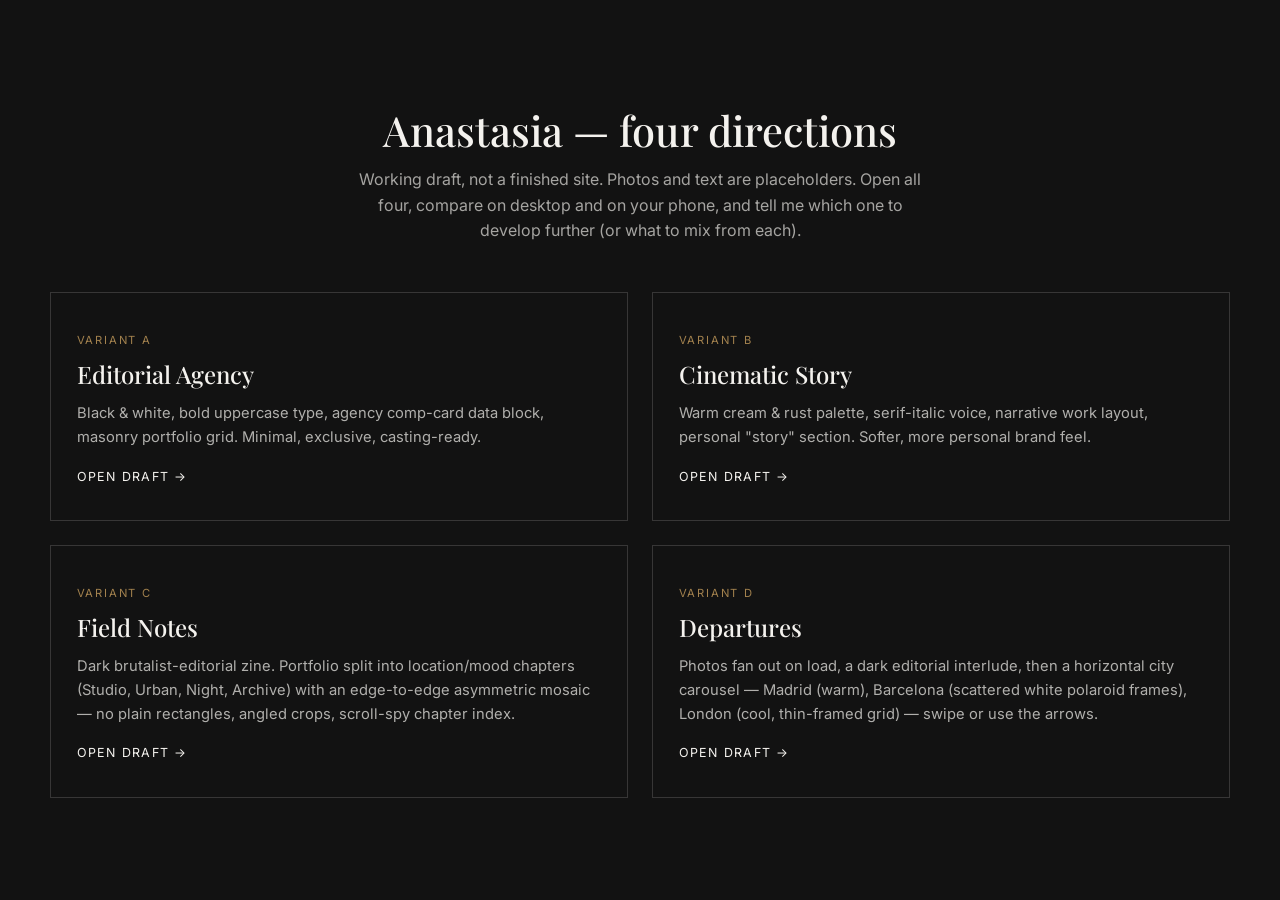
<file: index.html>
<!doctype html>
<html lang="en">
<head>
<meta charset="UTF-8">
<meta name="viewport" content="width=device-width, initial-scale=1.0">
<title>Anastasia — Portfolio drafts</title>
<style>
  @import url('https://fonts.googleapis.com/css2?family=Playfair+Display:ital,wght@0,500;1,400&family=Inter:wght@400;500&display=swap');
  *{box-sizing:border-box}
  body{margin:0;min-height:100vh;display:flex;align-items:center;justify-content:center;background:#121212;color:#f4f2ee;font-family:'Inter',sans-serif;padding:2rem}
  .wrap{max-width:1180px;width:100%;text-align:center}
  h1{font-family:'Playfair Display',serif;font-weight:500;font-size:clamp(1.8rem,5vw,2.6rem);margin:0 0 .6rem}
  p.lead{color:rgba(244,242,238,.65);max-width:58ch;margin:0 auto 3rem;line-height:1.6}
  .cards{display:grid;grid-template-columns:repeat(2,1fr);gap:1.5rem}
  .card{
    border:1px solid rgba(244,242,238,.16);padding:2.2rem 1.6rem;text-align:left;
    text-decoration:none;color:inherit;transition:border-color .3s ease,background .3s ease;display:block;
  }
  .card:hover{border-color:rgba(244,242,238,.45);background:rgba(244,242,238,.04)}
  .card .tag{font-size:.7rem;letter-spacing:.16em;text-transform:uppercase;color:#a3824e}
  .card h2{font-family:'Playfair Display',serif;font-weight:500;font-size:1.5rem;margin:.6rem 0 .8rem}
  .card p{font-size:.92rem;line-height:1.6;color:rgba(244,242,238,.7);margin:0}
  .card .open{display:inline-block;margin-top:1.2rem;font-size:.78rem;letter-spacing:.1em;text-transform:uppercase}
  @media (max-width:640px){.cards{grid-template-columns:1fr}}
</style>
</head>
<body>
  <div class="wrap">
    <h1>Anastasia — four directions</h1>
    <p class="lead">Working draft, not a finished site. Photos and text are placeholders. Open all four, compare on desktop and on your phone, and tell me which one to develop further (or what to mix from each).</p>
    <div class="cards">
      <a class="card" href="variant-a-editorial/index.html">
        <span class="tag">Variant A</span>
        <h2>Editorial Agency</h2>
        <p>Black &amp; white, bold uppercase type, agency comp-card data block, masonry portfolio grid. Minimal, exclusive, casting-ready.</p>
        <span class="open">Open draft →</span>
      </a>
      <a class="card" href="variant-b-cinematic/index.html">
        <span class="tag">Variant B</span>
        <h2>Cinematic Story</h2>
        <p>Warm cream &amp; rust palette, serif-italic voice, narrative work layout, personal "story" section. Softer, more personal brand feel.</p>
        <span class="open">Open draft →</span>
      </a>
      <a class="card" href="variant-c-fieldnotes/index.html">
        <span class="tag">Variant C</span>
        <h2>Field Notes</h2>
        <p>Dark brutalist-editorial zine. Portfolio split into location/mood chapters (Studio, Urban, Night, Archive) with an edge-to-edge asymmetric mosaic — no plain rectangles, angled crops, scroll-spy chapter index.</p>
        <span class="open">Open draft →</span>
      </a>
      <a class="card" href="variant-d-departures/index.html">
        <span class="tag">Variant D</span>
        <h2>Departures</h2>
        <p>Photos fan out on load, a dark editorial interlude, then a horizontal city carousel — Madrid (warm), Barcelona (scattered white polaroid frames), London (cool, thin-framed grid) — swipe or use the arrows.</p>
        <span class="open">Open draft →</span>
      </a>
    </div>
  </div>
</body>
</html>
</file>
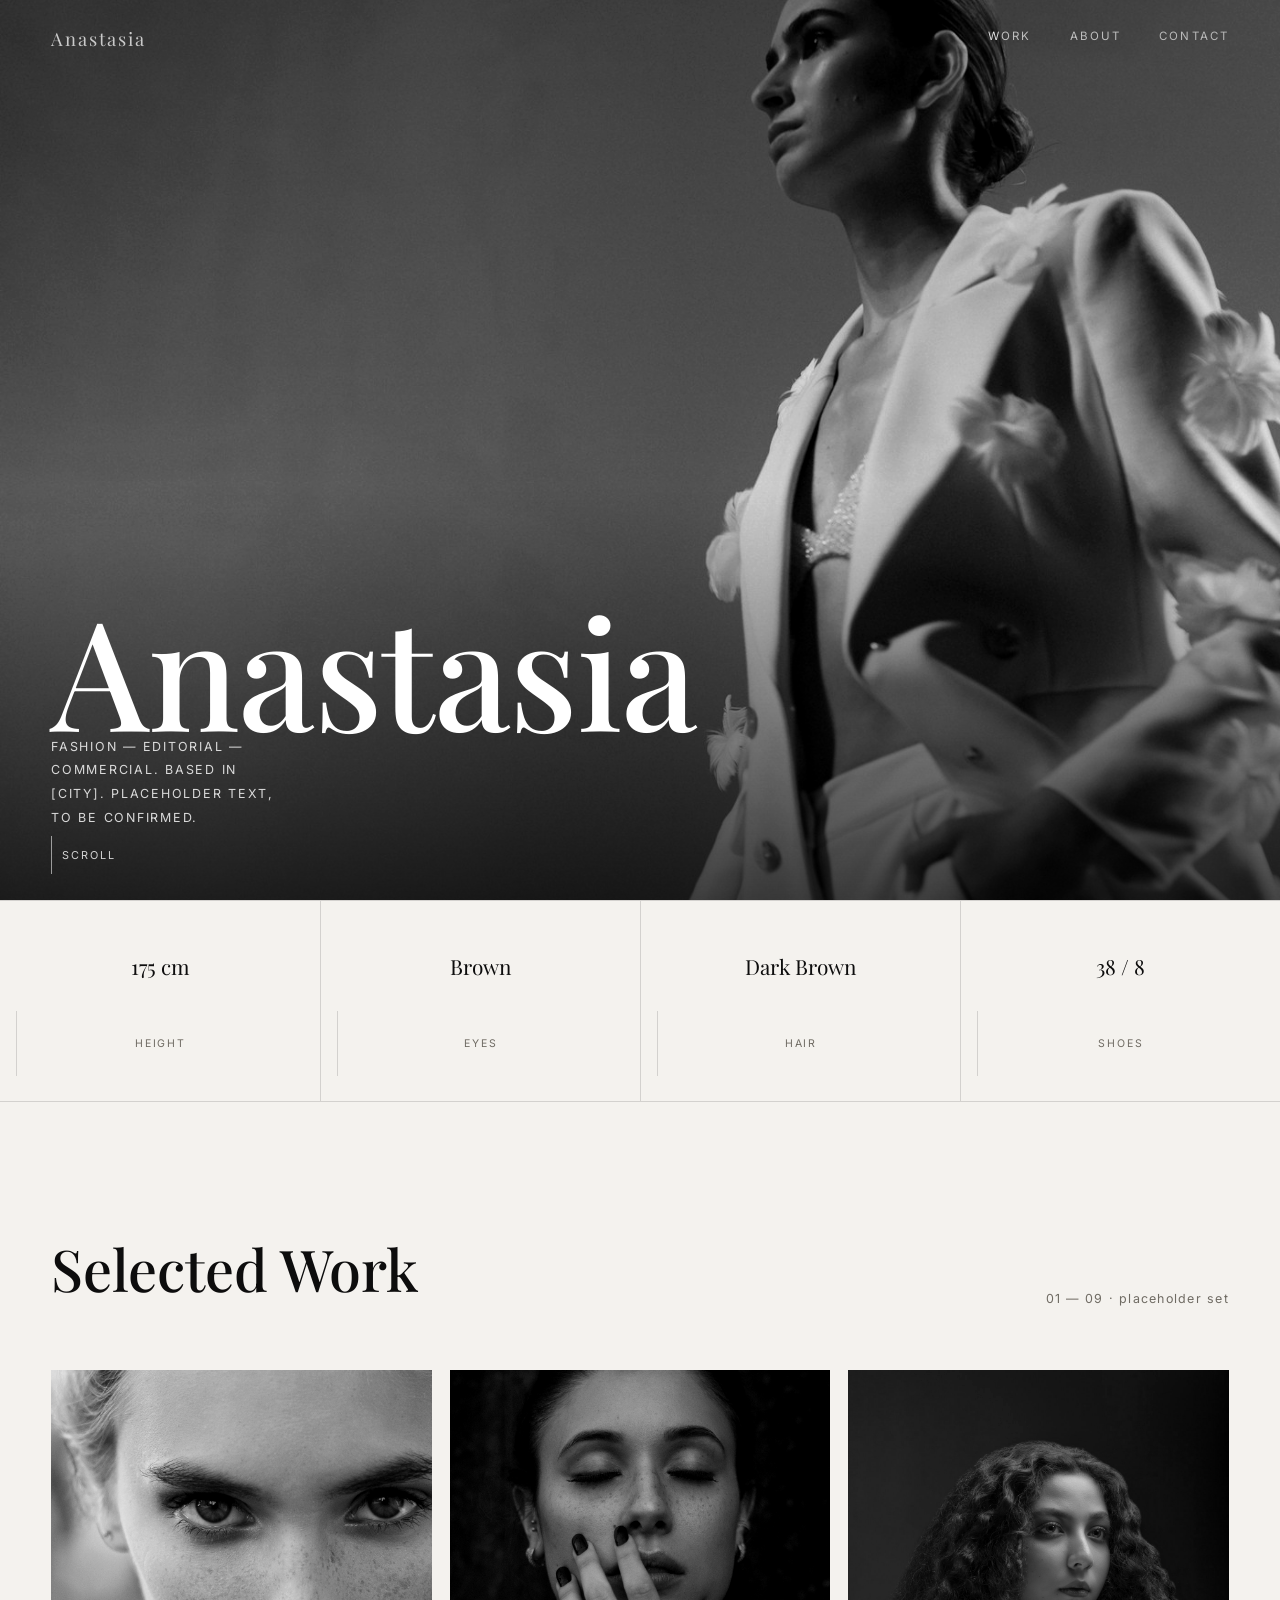
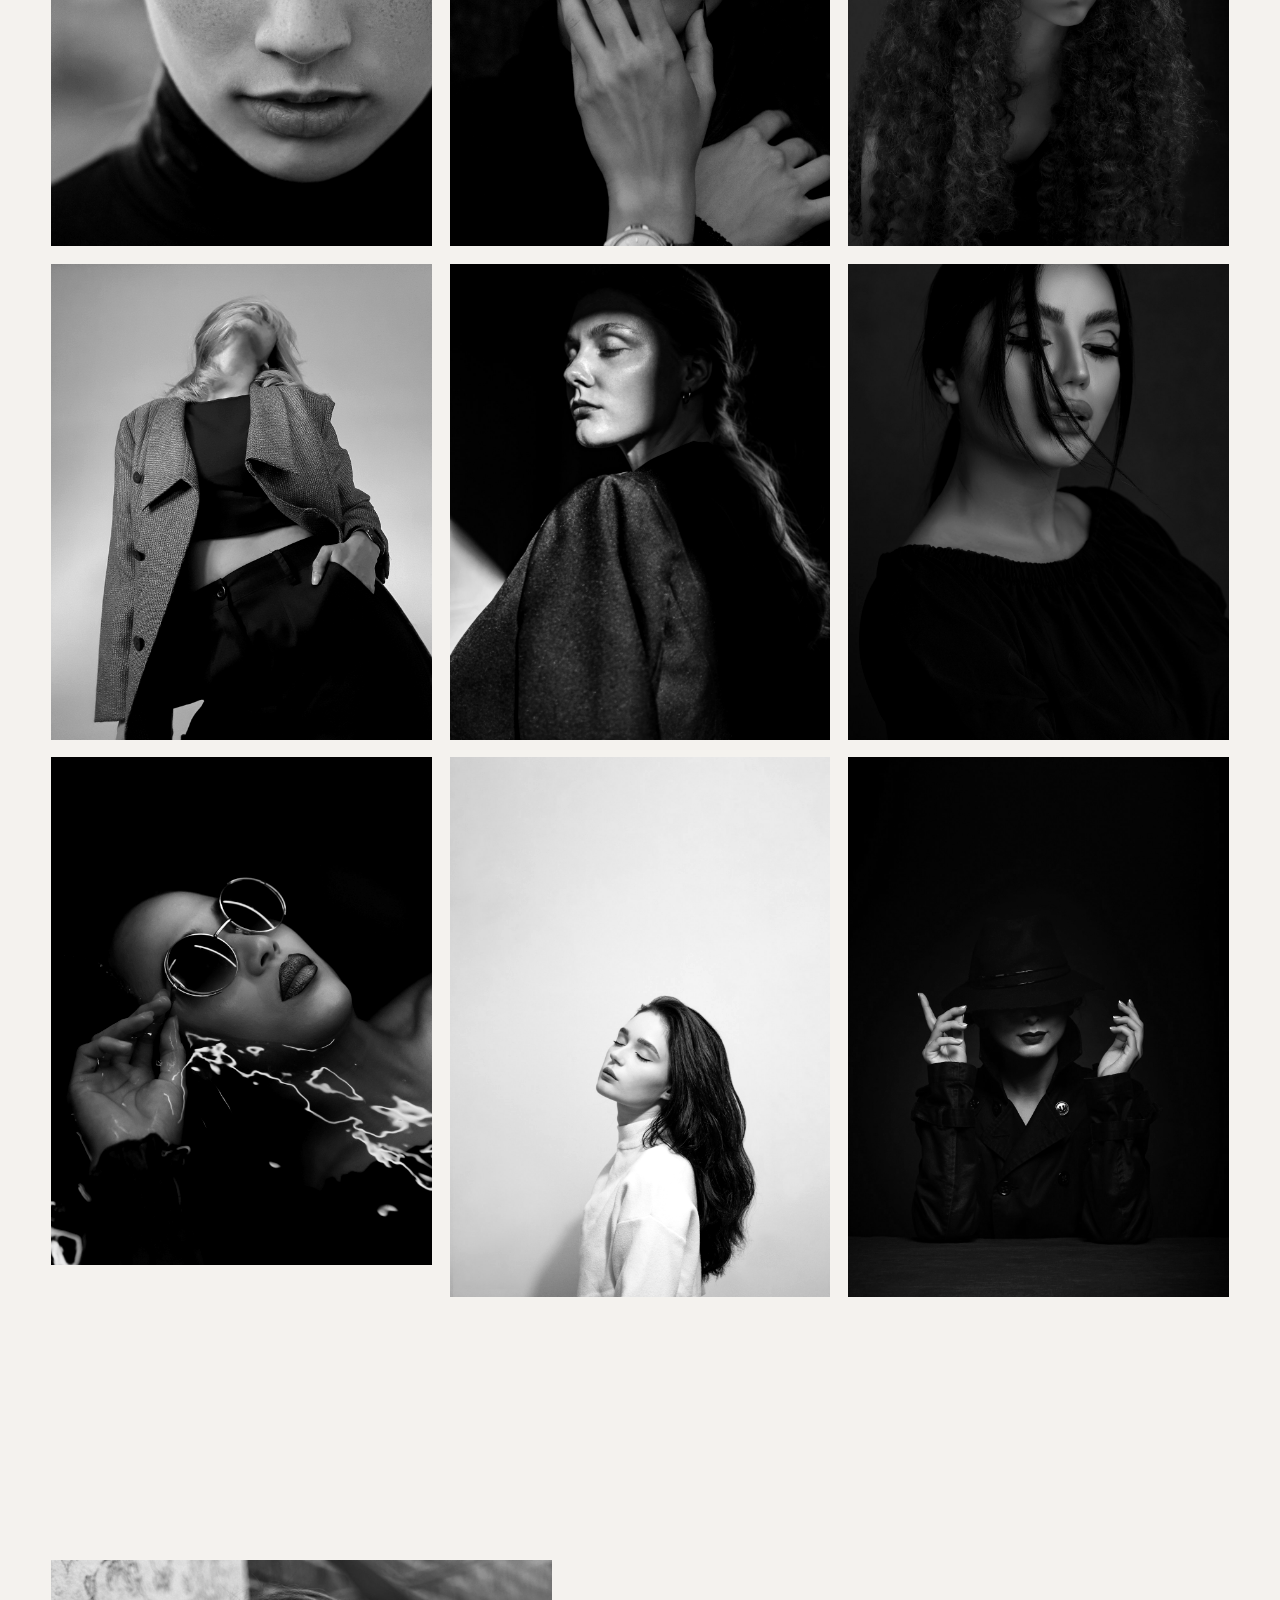
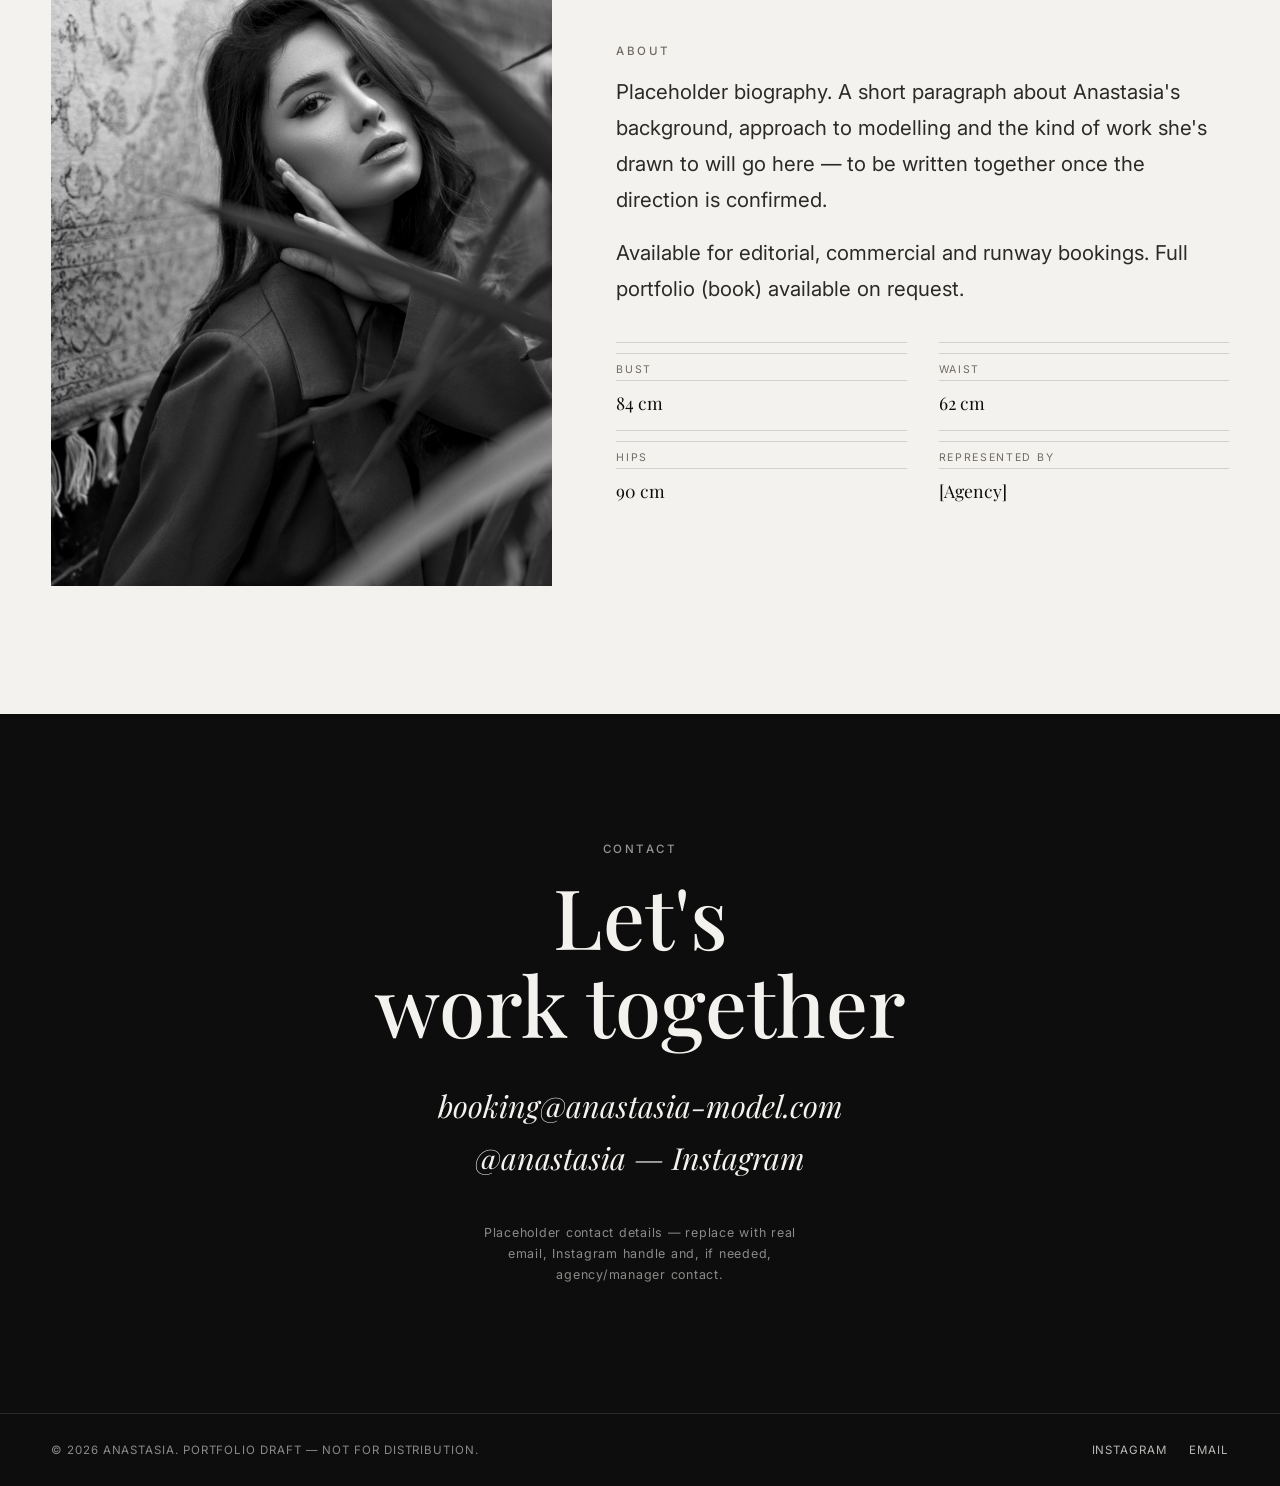
<file: variant-a-editorial/index.html>
<!doctype html>
<html lang="en">
<head>
<meta charset="UTF-8">
<meta name="viewport" content="width=device-width, initial-scale=1.0">
<title>ANASTASIA — Model Portfolio</title>
<meta name="description" content="Anastasia — fashion &amp; editorial model portfolio. Placeholder content, photos to be replaced.">
<link rel="stylesheet" href="style.css">
</head>
<body>

<div id="loader"><span>ANASTASIA</span></div>

<header>
  <a href="#top" class="logo">Anastasia</a>
  <nav class="primary-nav">
    <a href="#work">Work</a>
    <a href="#about">About</a>
    <a href="#contact">Contact</a>
  </nav>
  <button class="menu-btn" id="menuBtn">Menu</button>
</header>

<div class="nav-drawer" id="navDrawer">
  <a href="#work">Work</a>
  <a href="#about">About</a>
  <a href="#contact">Contact</a>
</div>

<main id="top">

  <section class="hero" style="padding:0">
    <div class="hero-media"><img src="assets/hero.jpg" alt="Anastasia — editorial portrait, placeholder photo"></div>
    <div class="hero-content">
      <div>
        <h1 class="hero-title">Anastasia</h1>
        <p class="hero-sub">Fashion — Editorial — Commercial. Based in [City]. Placeholder text, to be confirmed.</p>
      </div>
    </div>
    <div class="scroll-cue"><div class="line"></div><span>Scroll</span></div>
  </section>

  <div class="stats reveal-stagger">
    <div><div class="val">175&nbsp;cm</div><div class="lbl">Height</div></div>
    <div><div class="val">Brown</div><div class="lbl">Eyes</div></div>
    <div><div class="val">Dark Brown</div><div class="lbl">Hair</div></div>
    <div><div class="val">38&nbsp;/&nbsp;8</div><div class="lbl">Shoes</div></div>
  </div>

  <section id="work">
    <div class="section-head reveal">
      <h2>Selected Work</h2>
      <span class="count">01 — 09 · placeholder set</span>
    </div>
    <div class="grid reveal-stagger">
      <figure><img src="assets/work-01.jpg" alt="Editorial look, placeholder"><figcaption><span class="idx">01</span><span class="cap">Editorial</span></figcaption></figure>
      <figure><img src="assets/work-02.jpg" alt="Studio portrait, placeholder"><figcaption><span class="idx">02</span><span class="cap">Studio</span></figcaption></figure>
      <figure><img src="assets/work-03.jpg" alt="Beauty close-up, placeholder"><figcaption><span class="idx">03</span><span class="cap">Beauty</span></figcaption></figure>
      <figure><img src="assets/work-04.jpg" alt="Close portrait, placeholder"><figcaption><span class="idx">04</span><span class="cap">Close-Up</span></figcaption></figure>
      <figure><img src="assets/work-05.jpg" alt="Editorial portrait, placeholder"><figcaption><span class="idx">05</span><span class="cap">Editorial</span></figcaption></figure>
      <figure><img src="assets/work-06.jpg" alt="Minimal studio portrait, placeholder"><figcaption><span class="idx">06</span><span class="cap">Minimal</span></figcaption></figure>
      <figure><img src="assets/work-07.jpg" alt="Dark portrait, placeholder"><figcaption><span class="idx">07</span><span class="cap">Portrait</span></figcaption></figure>
      <figure><img src="assets/work-08.jpg" alt="Editorial portrait, placeholder"><figcaption><span class="idx">08</span><span class="cap">Editorial</span></figcaption></figure>
      <figure><img src="assets/work-09.jpg" alt="Dramatic portrait, placeholder"><figcaption><span class="idx">09</span><span class="cap">Campaign</span></figcaption></figure>
    </div>
  </section>

  <section id="about">
    <div class="about">
      <div class="about-media reveal"><img src="assets/about.jpg" alt="Anastasia portrait, placeholder"></div>
      <div class="about-text reveal">
        <div class="eyebrow">About</div>
        <p>Placeholder biography. A short paragraph about Anastasia's background, approach to modelling and the kind of work she's drawn to will go here — to be written together once the direction is confirmed.</p>
        <p>Available for editorial, commercial and runway bookings. Full portfolio (book) available on request.</p>
        <div class="about-list">
          <div><div class="k">Bust</div><div class="v">84&nbsp;cm</div></div>
          <div><div class="k">Waist</div><div class="v">62&nbsp;cm</div></div>
          <div><div class="k">Hips</div><div class="v">90&nbsp;cm</div></div>
          <div><div class="k">Represented by</div><div class="v">[Agency]</div></div>
        </div>
      </div>
    </div>
  </section>

  <section id="contact" class="contact">
    <div class="eyebrow reveal">Contact</div>
    <h2 class="reveal">Let's<br>work together</h2>
    <div class="contact-links reveal">
      <a href="mailto:booking@anastasia-model.com">booking@anastasia-model.com</a>
      <a href="https://instagram.com/" target="_blank" rel="noopener">@anastasia — Instagram</a>
    </div>
    <p class="contact-note reveal">Placeholder contact details — replace with real email, Instagram handle and, if needed, agency/manager contact.</p>
  </section>

</main>

<footer>
  <span>© 2026 Anastasia. Portfolio draft — not for distribution.</span>
  <div class="socials">
    <a href="https://instagram.com/" target="_blank" rel="noopener">Instagram</a>
    <a href="mailto:booking@anastasia-model.com">Email</a>
  </div>
</footer>

<script src="script.js"></script>
</body>
</html>
</file>
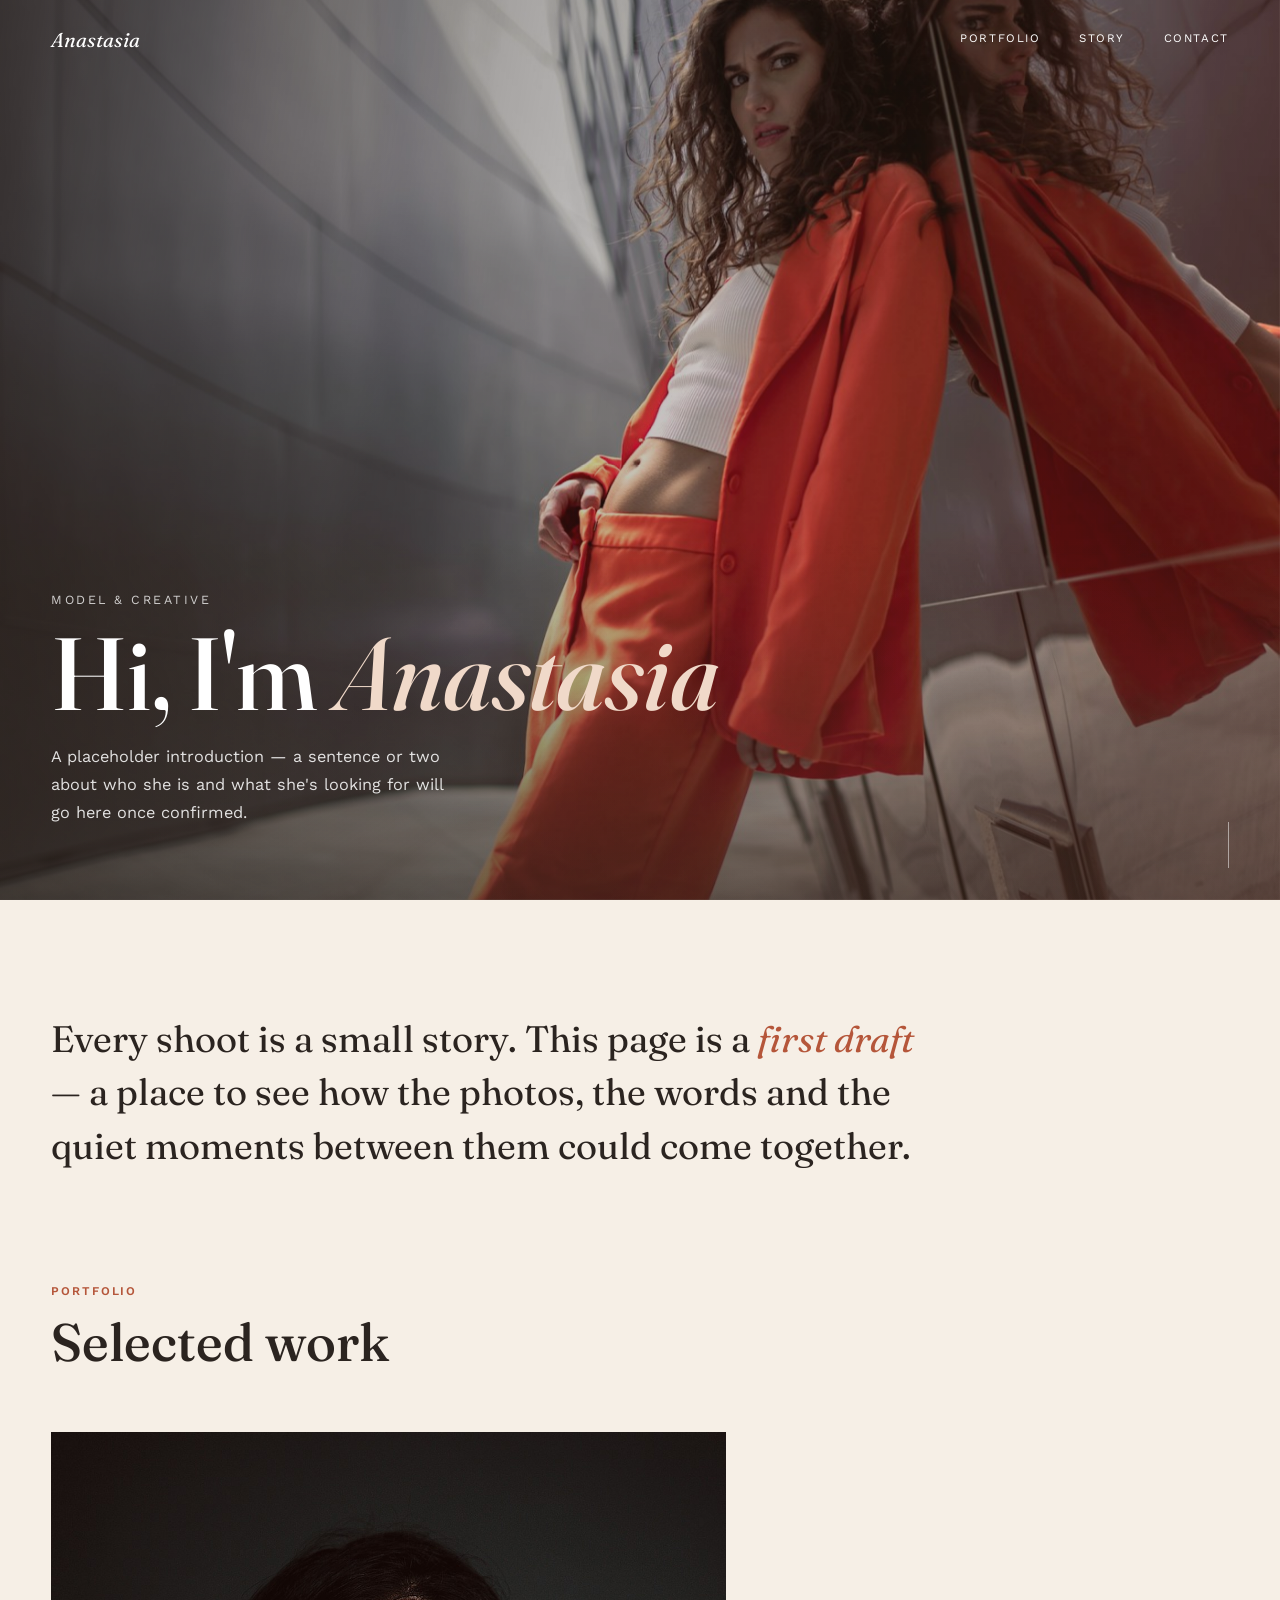
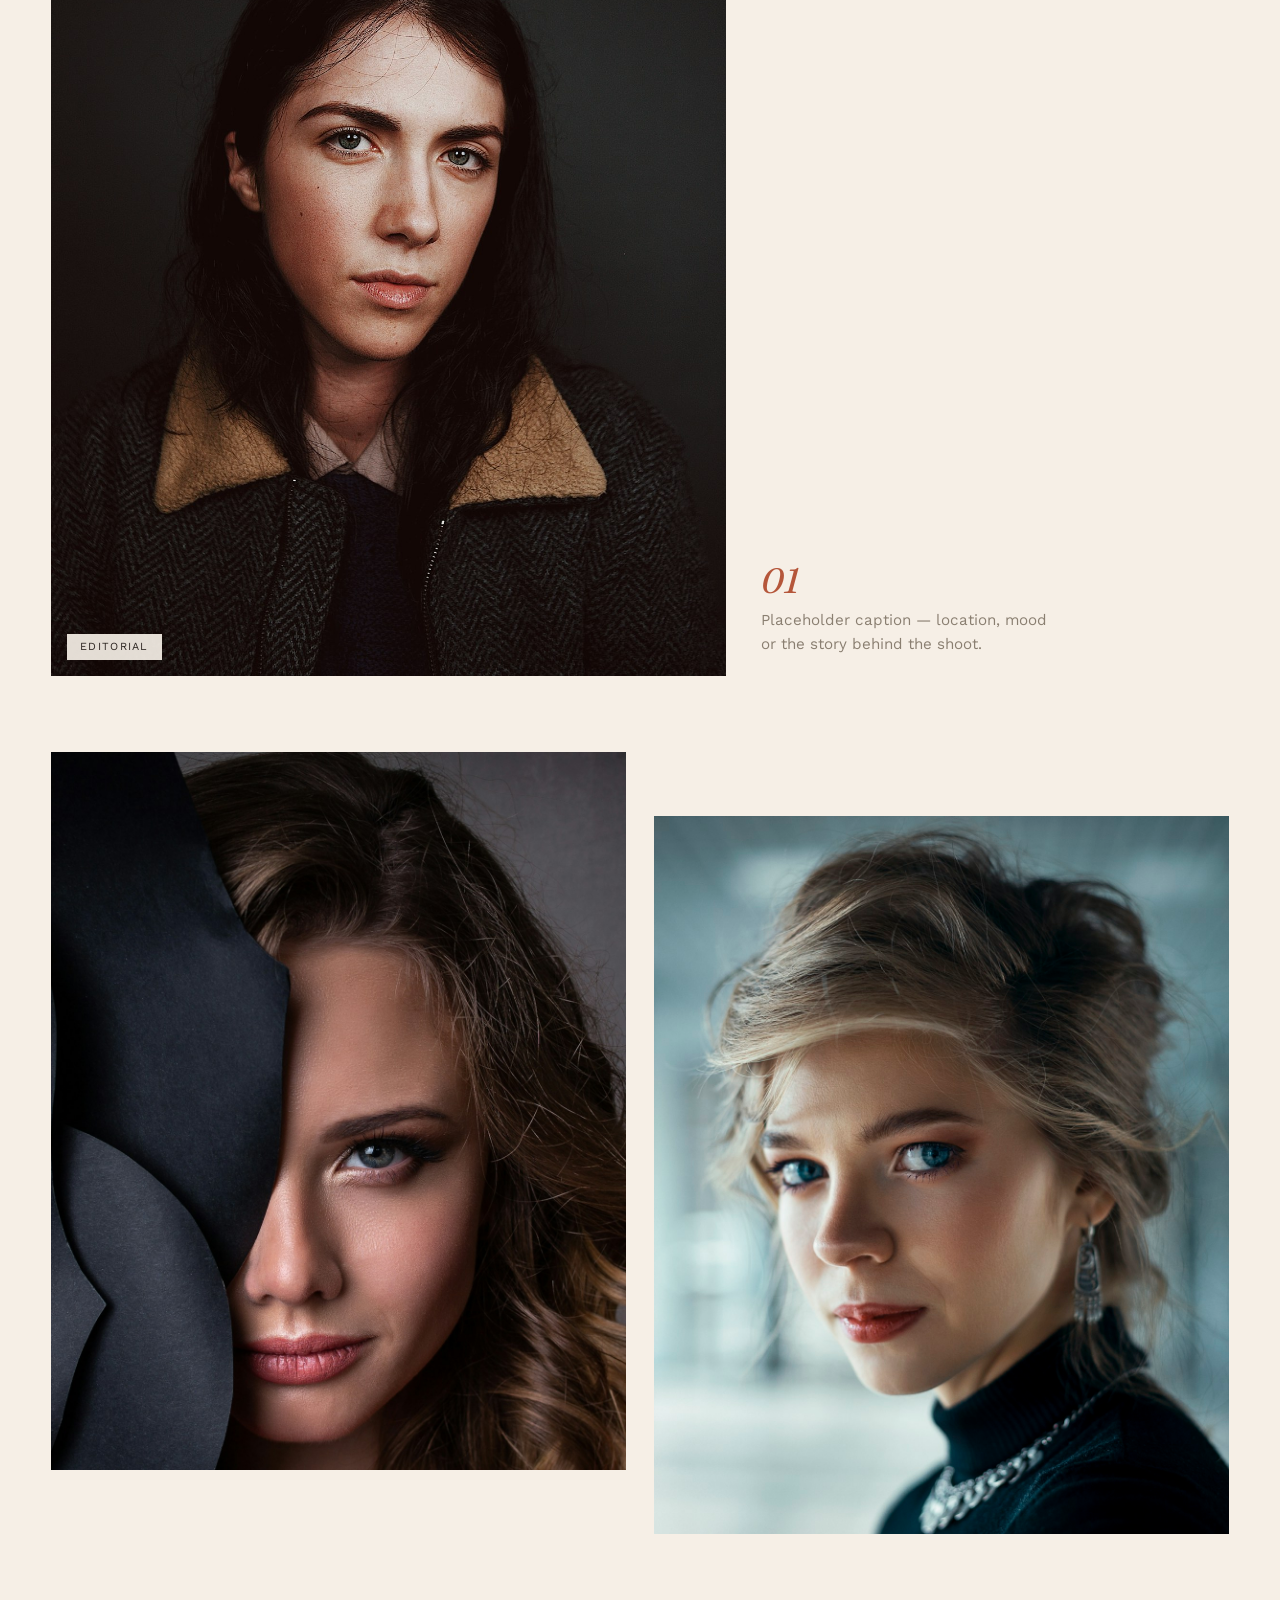
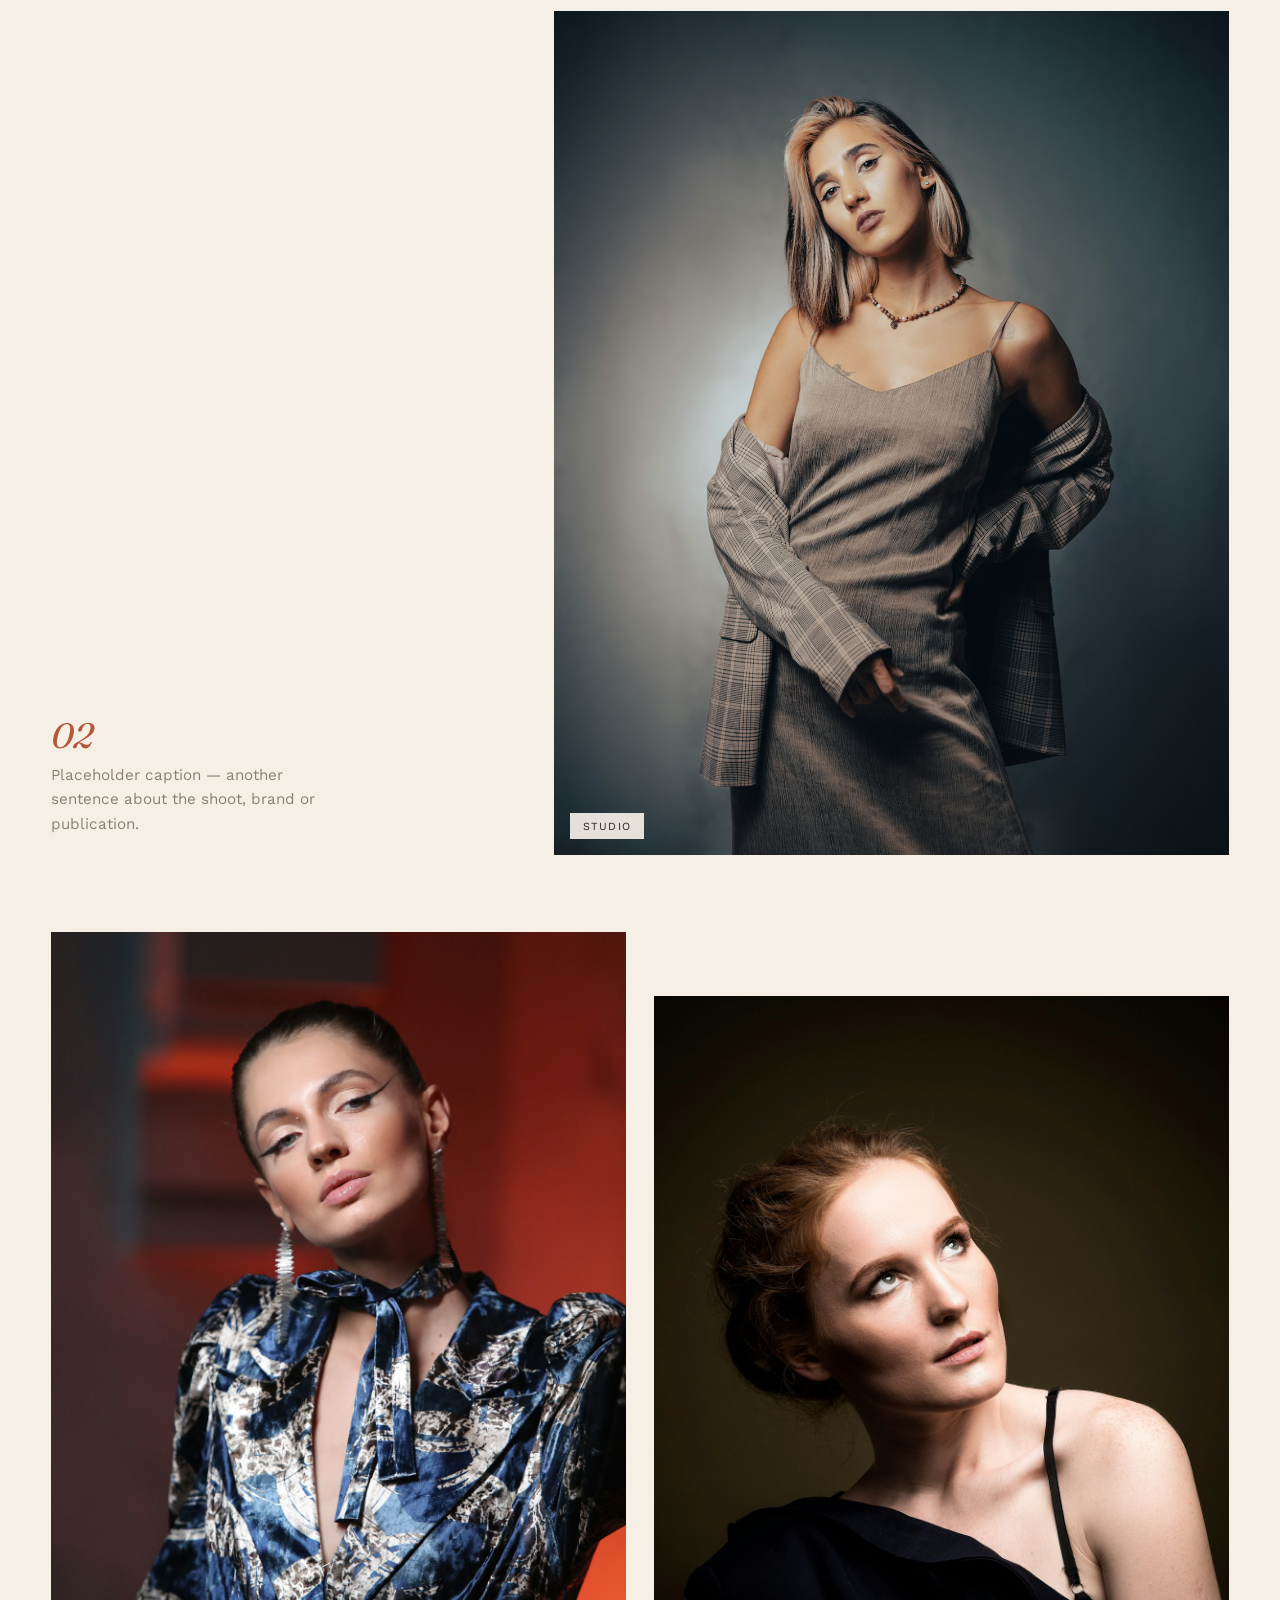
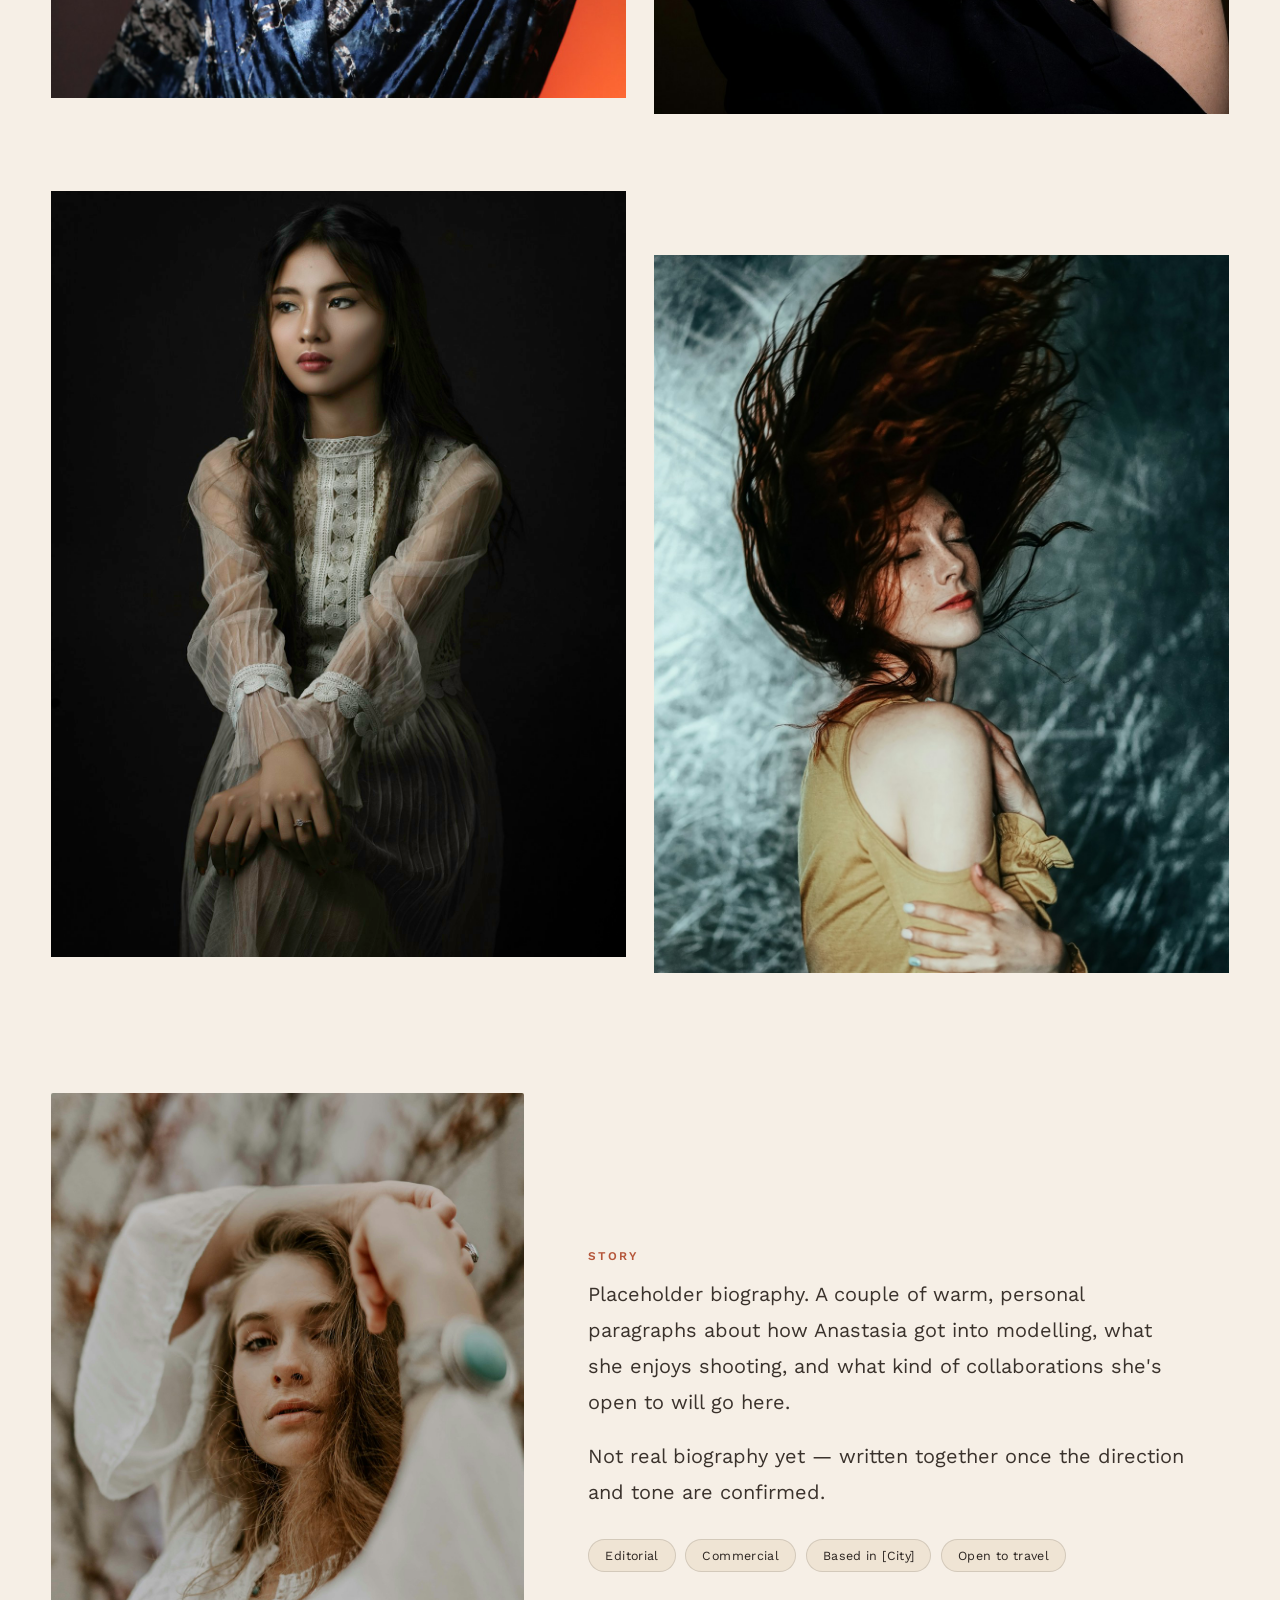
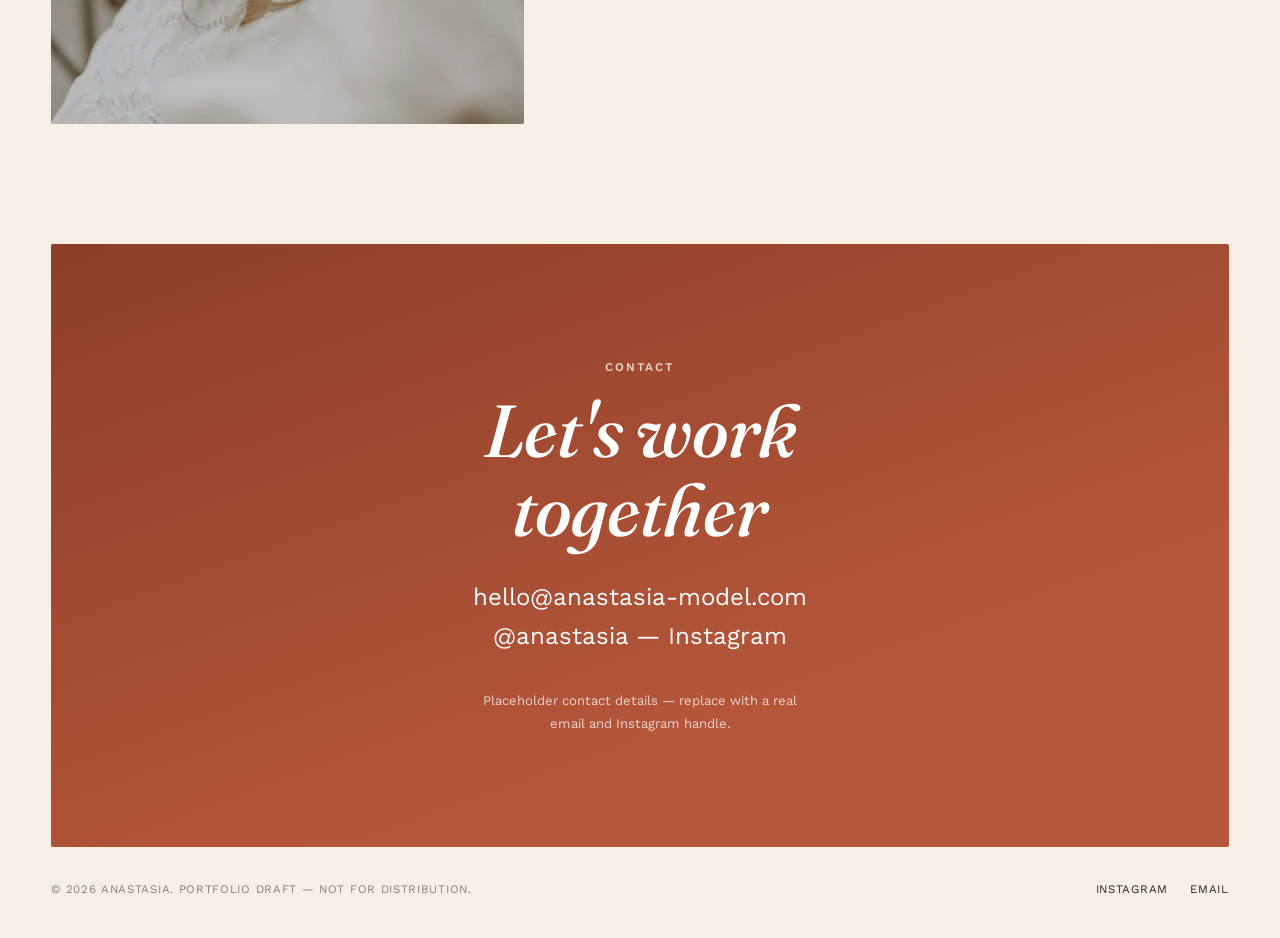
<file: variant-b-cinematic/index.html>
<!doctype html>
<html lang="en">
<head>
<meta charset="UTF-8">
<meta name="viewport" content="width=device-width, initial-scale=1.0">
<title>Anastasia — Portfolio</title>
<meta name="description" content="Anastasia — model portfolio and story. Placeholder content, photos to be replaced.">
<link rel="stylesheet" href="style.css">
</head>
<body>

<div id="loader"><span>Anastasia</span></div>

<header id="siteHeader">
  <a href="#top" class="logo">Anastasia</a>
  <nav class="primary-nav">
    <a href="#work">Portfolio</a>
    <a href="#about">Story</a>
    <a href="#contact">Contact</a>
  </nav>
  <button class="menu-btn" id="menuBtn">Menu</button>
</header>

<div class="nav-drawer" id="navDrawer">
  <a href="#work">Portfolio</a>
  <a href="#about">Story</a>
  <a href="#contact">Contact</a>
</div>

<main id="top">

  <section class="hero" style="padding:0">
    <div class="hero-media"><img src="assets/hero.jpg" alt="Anastasia — portrait, placeholder photo"></div>
    <div class="hero-content">
      <div class="hero-eyebrow">Model &amp; Creative</div>
      <h1 class="hero-title">Hi, I'm <em>Anastasia</em></h1>
      <p class="hero-sub">A placeholder introduction — a sentence or two about who she is and what she's looking for will go here once confirmed.</p>
    </div>
    <div class="scroll-cue"><div class="line"></div></div>
  </section>

  <div class="intro reveal">
    <p>Every shoot is a small story. This page is a <span class="hl">first draft</span> — a place to see how the photos, the words and the quiet moments between them could come together.</p>
  </div>

  <section id="work">
    <div class="section-head reveal">
      <span class="eyebrow">Portfolio</span>
      <h2>Selected work</h2>
    </div>

    <div class="works">
      <div class="work-row reveal">
        <div class="work-media"><img src="assets/work-01.jpg" alt="Editorial look, placeholder"><span class="work-tag">Editorial</span></div>
        <div class="work-cap"><div class="num">01</div><p>Placeholder caption — location, mood or the story behind the shoot.</p></div>
      </div>

      <div class="work-duo reveal">
        <div class="work-media"><img src="assets/work-02.jpg" alt="Studio portrait, placeholder"></div>
        <div class="work-media"><img src="assets/work-03.jpg" alt="Beauty close-up, placeholder"></div>
      </div>

      <div class="work-row rev reveal">
        <div class="work-media"><img src="assets/work-04.jpg" alt="Warm studio portrait, placeholder"><span class="work-tag">Studio</span></div>
        <div class="work-cap"><div class="num">02</div><p>Placeholder caption — another sentence about the shoot, brand or publication.</p></div>
      </div>

      <div class="work-duo reveal">
        <div class="work-media"><img src="assets/work-05.jpg" alt="Jewel-tone portrait, placeholder"></div>
        <div class="work-media"><img src="assets/work-06.jpg" alt="Golden-hour portrait, placeholder"></div>
      </div>

      <div class="work-duo reveal">
        <div class="work-media"><img src="assets/work-07.jpg" alt="Vintage styled portrait, placeholder"></div>
        <div class="work-media"><img src="assets/work-08.jpg" alt="Portrait with hair movement, placeholder"></div>
      </div>
    </div>
  </section>

  <section id="about">
    <div class="about">
      <div class="about-media reveal"><img src="assets/about.jpg" alt="Anastasia portrait, placeholder"></div>
      <div class="about-text reveal">
        <span class="eyebrow">Story</span>
        <p style="margin-top:.8rem">Placeholder biography. A couple of warm, personal paragraphs about how Anastasia got into modelling, what she enjoys shooting, and what kind of collaborations she's open to will go here.</p>
        <p>Not real biography yet — written together once the direction and tone are confirmed.</p>
        <div class="chips">
          <span>Editorial</span>
          <span>Commercial</span>
          <span>Based in [City]</span>
          <span>Open to travel</span>
        </div>
      </div>
    </div>
  </section>

  <section id="contact" class="contact">
    <span class="eyebrow">Contact</span>
    <h2 class="reveal">Let's work<br>together</h2>
    <div class="contact-links reveal">
      <a href="mailto:hello@anastasia-model.com">hello@anastasia-model.com</a>
      <a href="https://instagram.com/" target="_blank" rel="noopener">@anastasia — Instagram</a>
    </div>
    <p class="contact-note">Placeholder contact details — replace with a real email and Instagram handle.</p>
  </section>

</main>

<footer>
  <span>© 2026 Anastasia. Portfolio draft — not for distribution.</span>
  <div class="socials">
    <a href="https://instagram.com/" target="_blank" rel="noopener">Instagram</a>
    <a href="mailto:hello@anastasia-model.com">Email</a>
  </div>
</footer>

<script src="script.js"></script>
</body>
</html>
</file>
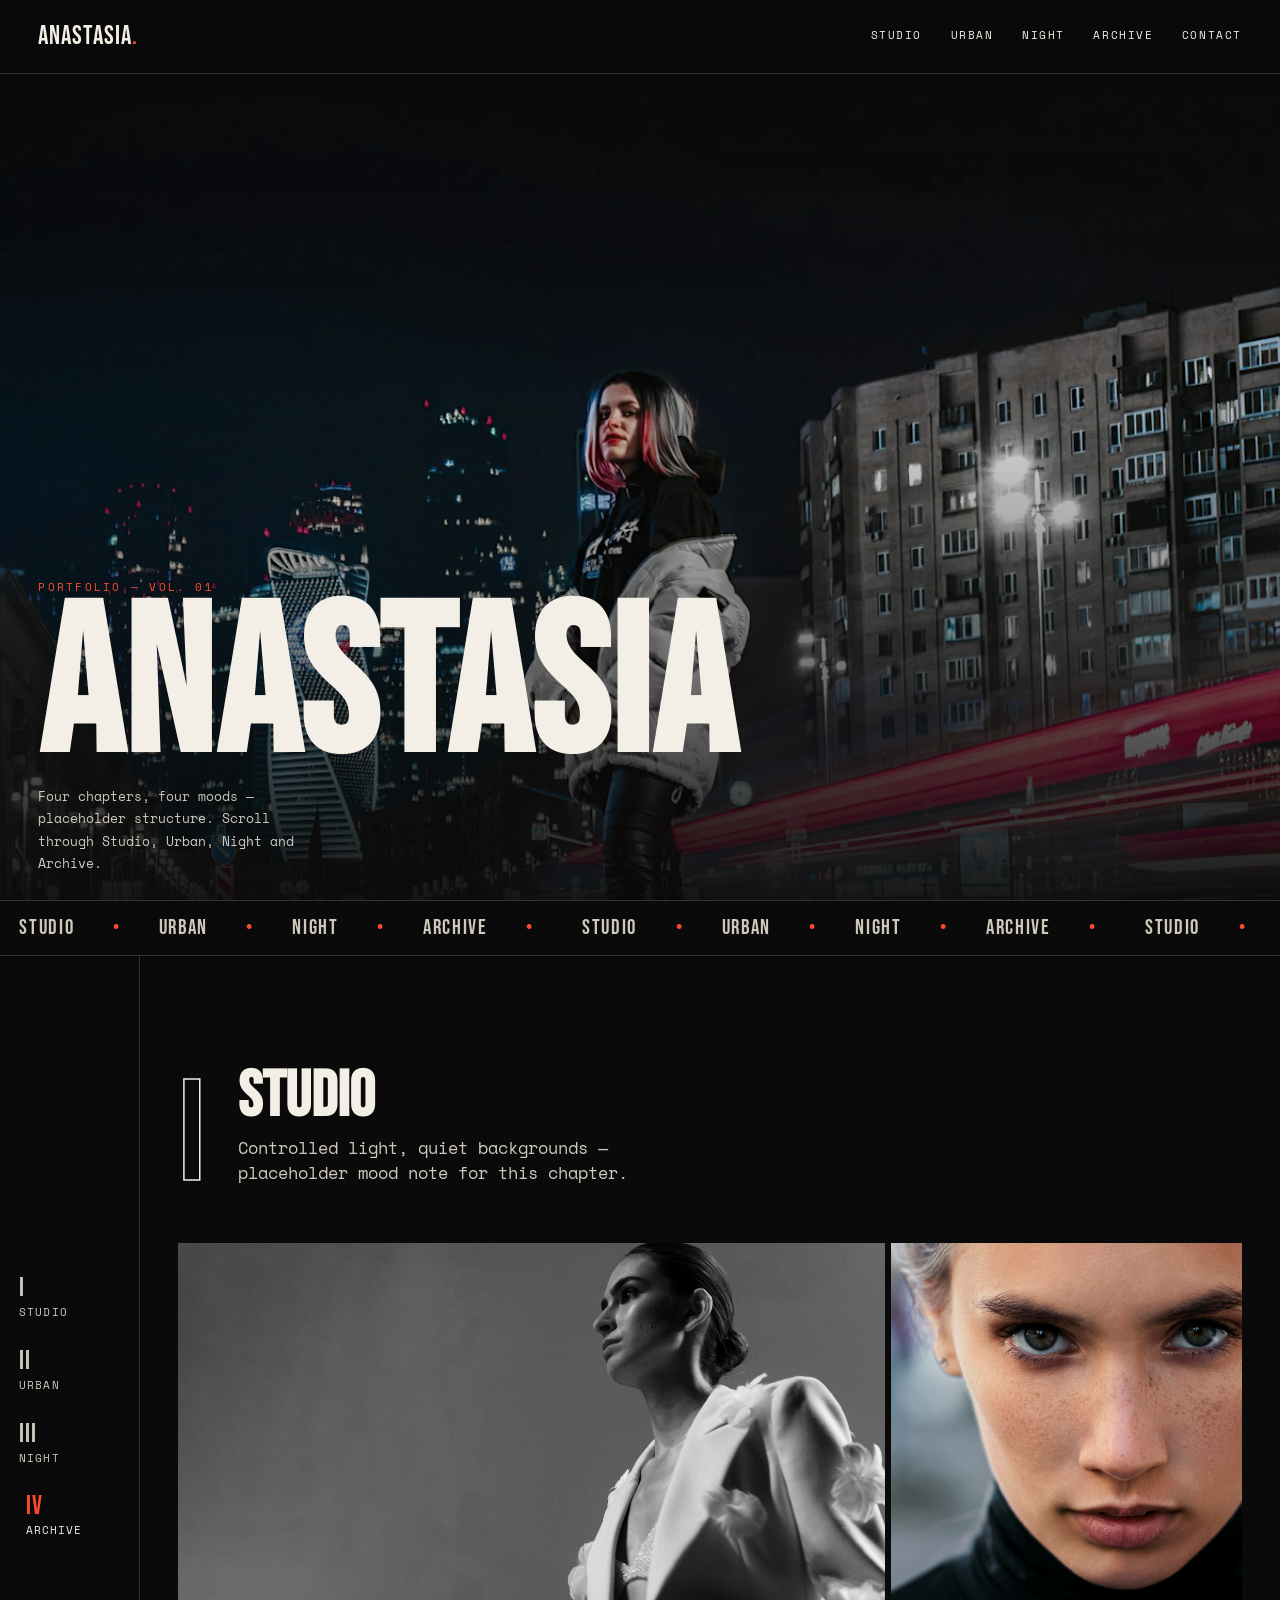
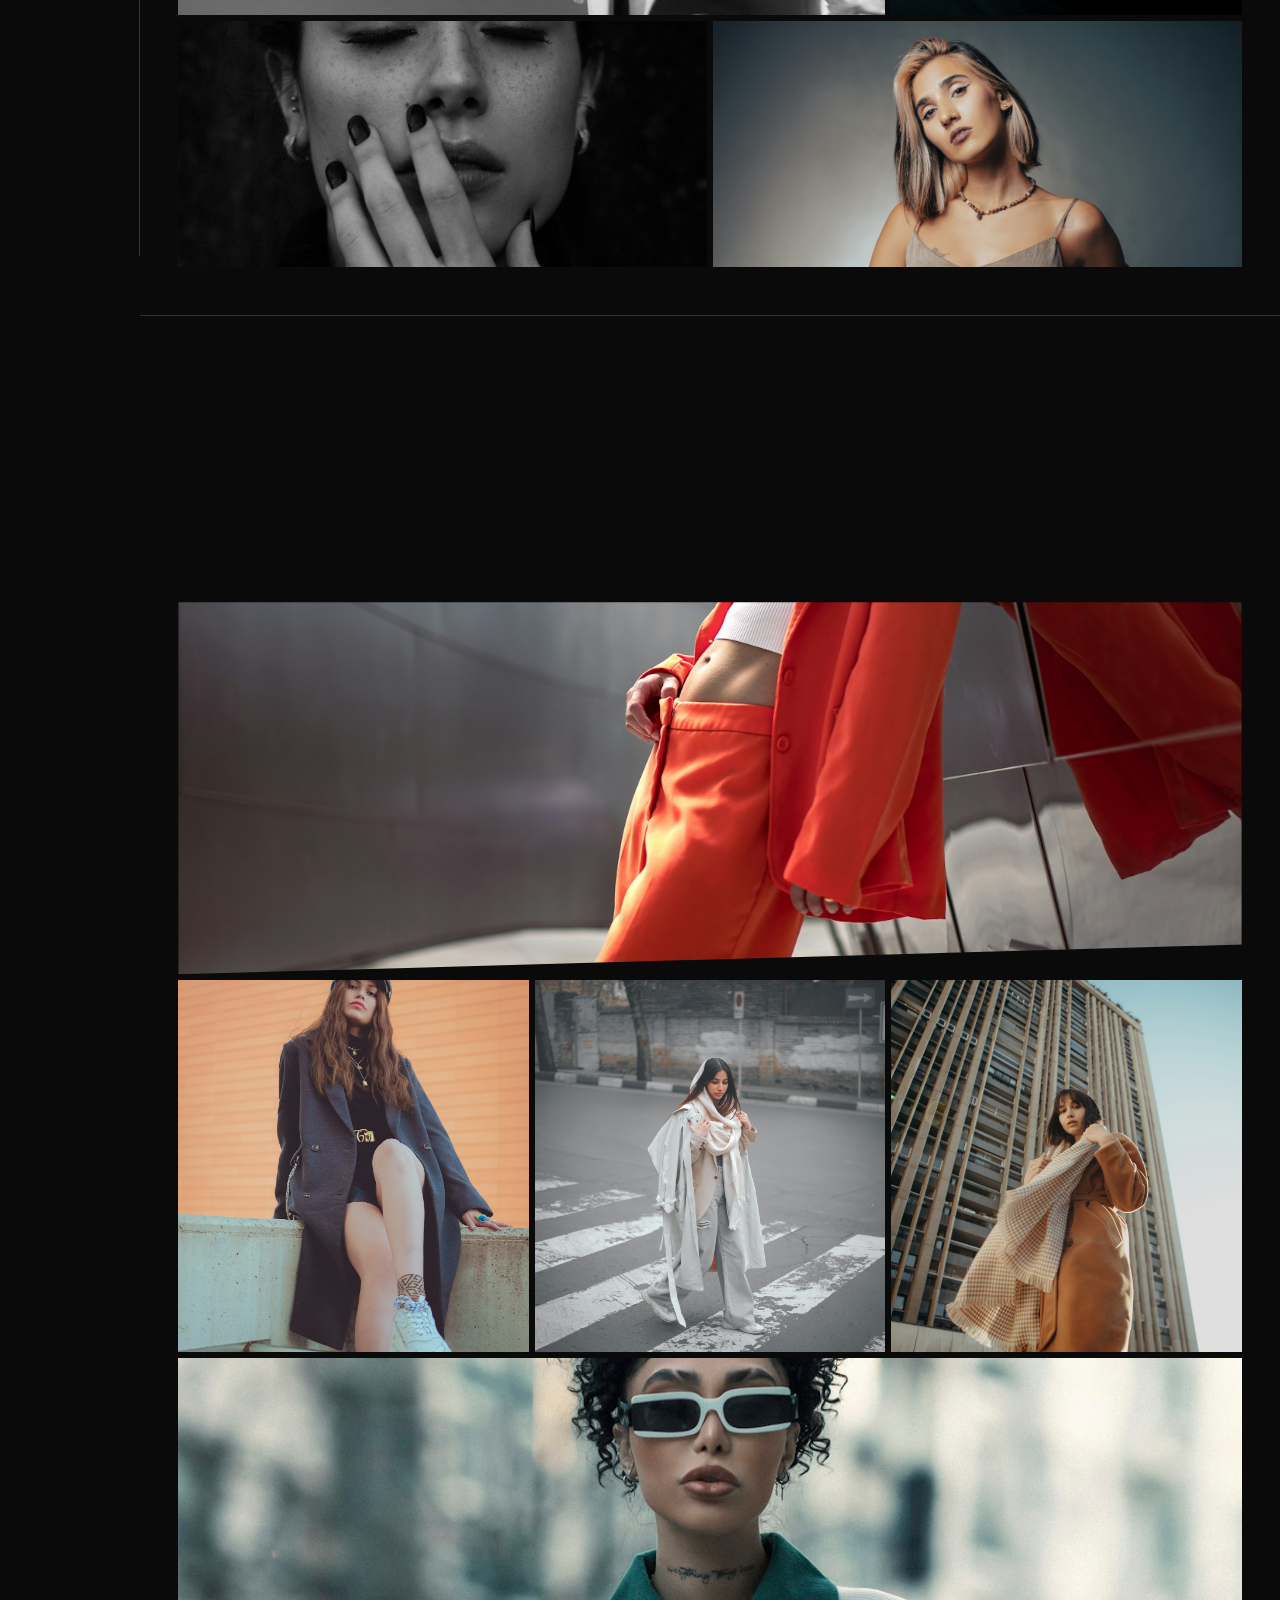
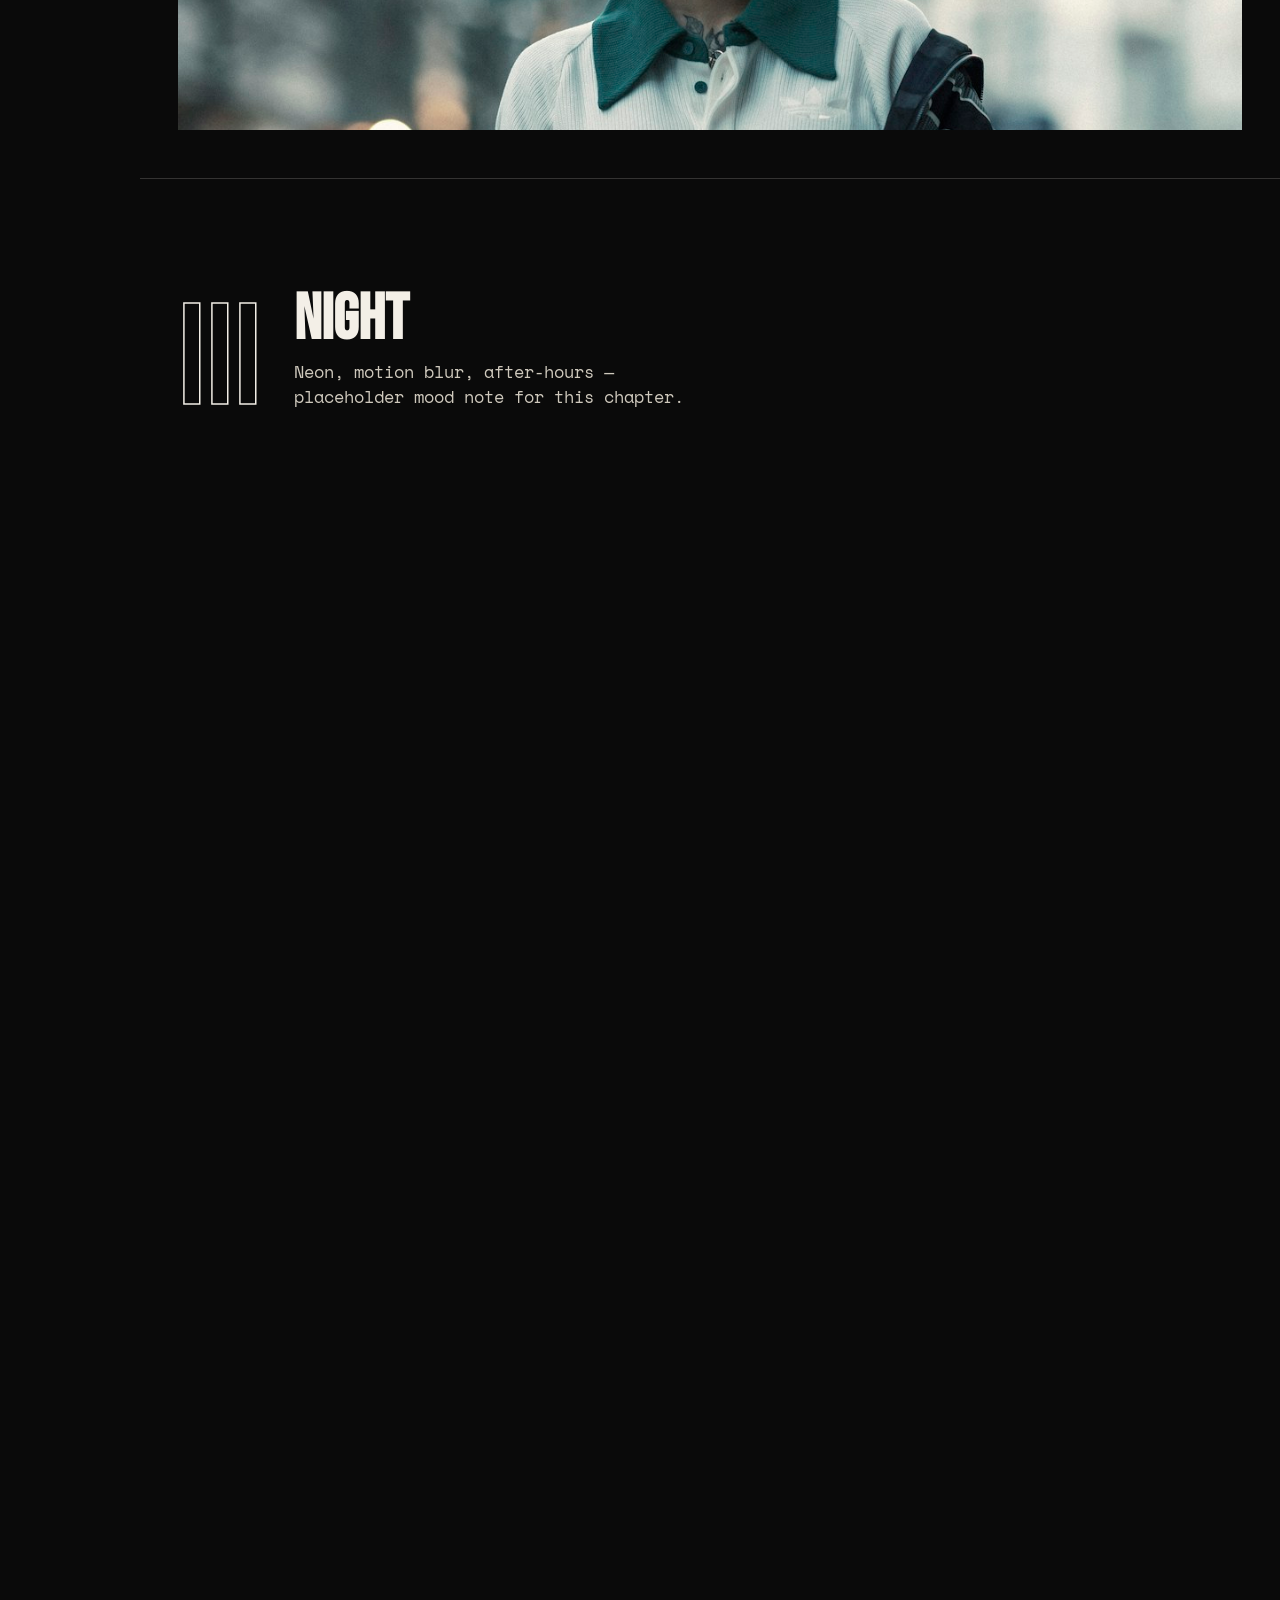
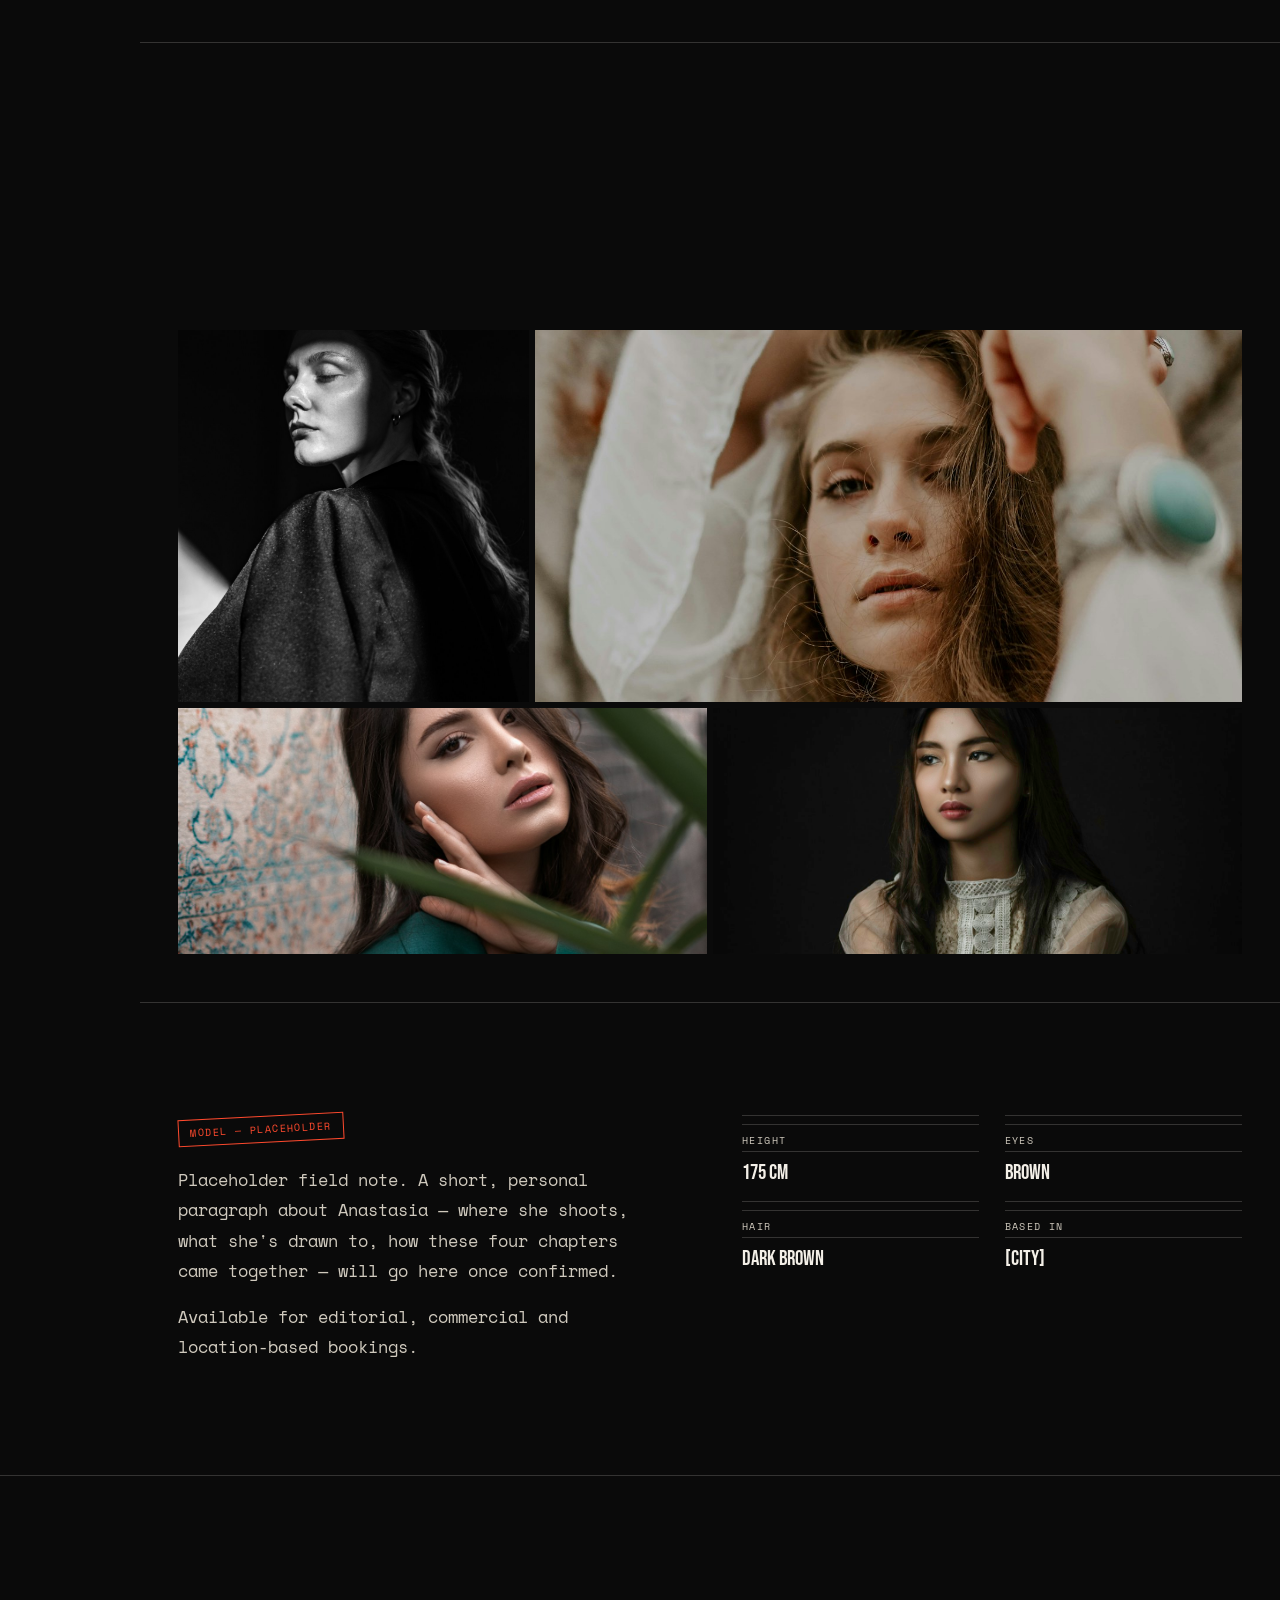
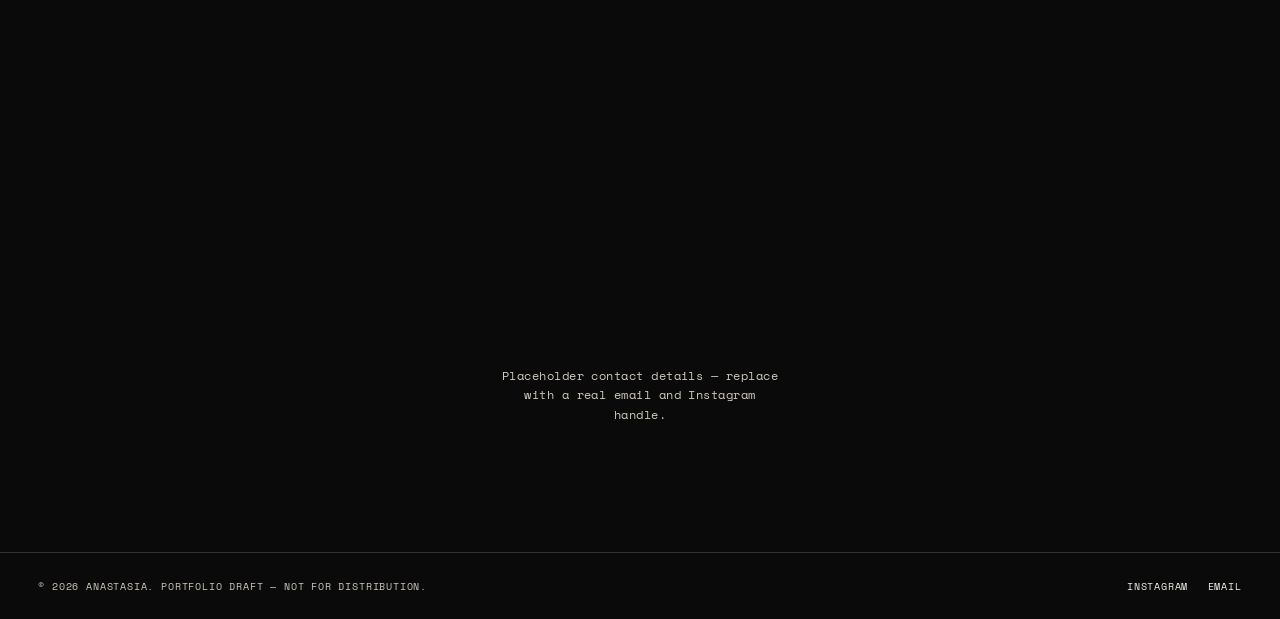
<file: variant-c-fieldnotes/index.html>
<!doctype html>
<html lang="en">
<head>
<meta charset="UTF-8">
<meta name="viewport" content="width=device-width, initial-scale=1.0">
<title>Anastasia — Field Notes</title>
<meta name="description" content="Anastasia — model portfolio organized by chapters/locations. Placeholder content, photos to be replaced.">
<link rel="stylesheet" href="style.css">
</head>
<body>

<div id="loader"><span>ANASTASIA</span></div>

<header>
  <a href="#top" class="logo">ANASTASIA<span>.</span></a>
  <nav class="primary-nav">
    <a href="#studio">Studio</a>
    <a href="#urban">Urban</a>
    <a href="#night">Night</a>
    <a href="#archive">Archive</a>
    <a href="#contact">Contact</a>
  </nav>
  <button class="menu-btn" id="menuBtn">Menu</button>
</header>

<div class="nav-drawer" id="navDrawer">
  <a href="#studio">Studio</a>
  <a href="#urban">Urban</a>
  <a href="#night">Night</a>
  <a href="#archive">Archive</a>
  <a href="#contact">Contact</a>
</div>

<main id="top">

  <section class="hero" style="padding:0">
    <div class="hero-media"><img src="assets/hero.jpg" alt="Anastasia — portrait, placeholder photo"></div>
    <div class="hero-content">
      <div class="hero-eyebrow">Portfolio — Vol. 01</div>
      <h1 class="hero-title">Anastasia</h1>
      <p class="hero-sub">Four chapters, four moods — placeholder structure. Scroll through Studio, Urban, Night and Archive.</p>
    </div>
  </section>

  <div class="marquee">
    <div class="marquee-track">
      <span>STUDIO</span><span class="dot">•</span><span>URBAN</span><span class="dot">•</span><span>NIGHT</span><span class="dot">•</span><span>ARCHIVE</span><span class="dot">•</span>
      <span>STUDIO</span><span class="dot">•</span><span>URBAN</span><span class="dot">•</span><span>NIGHT</span><span class="dot">•</span><span>ARCHIVE</span><span class="dot">•</span>
      <span>STUDIO</span><span class="dot">•</span><span>URBAN</span><span class="dot">•</span><span>NIGHT</span><span class="dot">•</span><span>ARCHIVE</span><span class="dot">•</span>
    </div>
  </div>

  <div class="shell">
    <aside class="chapter-index">
      <a href="#studio" data-chapter="studio"><span class="num">I</span>Studio</a>
      <a href="#urban" data-chapter="urban"><span class="num">II</span>Urban</a>
      <a href="#night" data-chapter="night"><span class="num">III</span>Night</a>
      <a href="#archive" data-chapter="archive"><span class="num">IV</span>Archive</a>
    </aside>

    <div class="chapters">

      <section class="chapter" id="studio" data-chapter-section="studio">
        <div class="chapter-head reveal">
          <span class="chapter-num">I</span>
          <div class="chapter-title-wrap">
            <h2 class="chapter-title">Studio</h2>
            <p class="chapter-note">Controlled light, quiet backgrounds — placeholder mood note for this chapter.</p>
          </div>
        </div>
        <div class="mosaic reveal">
          <figure class="g-4-3"><img src="assets/studio-01.jpg" alt="Studio portrait, placeholder" style="object-position:65% 8%"><figcaption>Studio — 01</figcaption></figure>
          <figure class="g-2-3"><img src="assets/studio-02.jpg" alt="Studio portrait, placeholder"><figcaption>Studio — 02</figcaption></figure>
          <figure class="g-3-2"><img src="assets/studio-03.jpg" alt="Studio portrait, placeholder" style="object-position:50% 32%"><figcaption>Studio — 03</figcaption></figure>
          <figure class="g-3-2"><img src="assets/studio-04.jpg" alt="Studio portrait, placeholder" style="object-position:50% 12%"><figcaption>Studio — 04</figcaption></figure>
        </div>
      </section>

      <section class="chapter" id="urban" data-chapter-section="urban">
        <div class="chapter-head reveal">
          <span class="chapter-num">II</span>
          <div class="chapter-title-wrap">
            <h2 class="chapter-title">Urban</h2>
            <p class="chapter-note">Concrete, glass, street corners — placeholder mood note for this chapter.</p>
          </div>
        </div>
        <div class="mosaic reveal">
          <figure class="g-full-3 clip-a"><img src="assets/urban-05.jpg" alt="Urban portrait against architecture, placeholder"><figcaption>Urban — 01</figcaption></figure>
          <figure class="g-2-3"><img src="assets/urban-01.jpg" alt="Street style portrait, placeholder"><figcaption>Urban — 02</figcaption></figure>
          <figure class="g-2-3"><img src="assets/urban-02.jpg" alt="Crosswalk portrait, placeholder"><figcaption>Urban — 03</figcaption></figure>
          <figure class="g-2-3"><img src="assets/urban-03.jpg" alt="Skyscraper backdrop portrait, placeholder"><figcaption>Urban — 04</figcaption></figure>
          <figure class="g-full-3"><img src="assets/urban-04.jpg" alt="City street portrait, placeholder" style="object-position:50% 18%"><figcaption>Urban — 05</figcaption></figure>
        </div>
      </section>

      <section class="chapter" id="night" data-chapter-section="night">
        <div class="chapter-head reveal">
          <span class="chapter-num">III</span>
          <div class="chapter-title-wrap">
            <h2 class="chapter-title">Night</h2>
            <p class="chapter-note">Neon, motion blur, after-hours — placeholder mood note for this chapter.</p>
          </div>
        </div>
        <div class="mosaic reveal">
          <figure class="g-full-4"><img src="assets/night-02.jpg" alt="City skyline portrait at night, placeholder"><figcaption>Night — 01</figcaption></figure>
          <figure class="g-4-3 clip-a"><img src="assets/night-01.jpg" alt="Neon street atmosphere, placeholder"><figcaption>Night — 02</figcaption></figure>
          <figure class="g-2-3 clip-b"><img src="assets/night-04.jpg" alt="Neon tube portrait, placeholder"><figcaption>Night — 03</figcaption></figure>
          <figure class="g-3-2"><img src="assets/night-03.jpg" alt="Neon-lit portrait, placeholder" style="object-position:55% 25%"><figcaption>Night — 04</figcaption></figure>
          <figure class="g-3-2"><img src="assets/night-05.jpg" alt="Jewel-tone night portrait, placeholder" style="object-position:50% 12%"><figcaption>Night — 05</figcaption></figure>
        </div>
      </section>

      <section class="chapter" id="archive" data-chapter-section="archive">
        <div class="chapter-head reveal">
          <span class="chapter-num">IV</span>
          <div class="chapter-title-wrap">
            <h2 class="chapter-title">Archive</h2>
            <p class="chapter-note">Quieter, in-between frames — placeholder mood note for this chapter.</p>
          </div>
        </div>
        <div class="mosaic reveal">
          <figure class="g-2-3"><img src="assets/archive-01.jpg" alt="Silhouette portrait, placeholder"><figcaption>Archive — 01</figcaption></figure>
          <figure class="g-4-3"><img src="assets/archive-03.jpg" alt="Outdoor portrait, placeholder" style="object-position:50% 38%"><figcaption>Archive — 02</figcaption></figure>
          <figure class="g-3-2"><img src="assets/archive-02.jpg" alt="Close portrait, placeholder" style="object-position:50% 28%"><figcaption>Archive — 03</figcaption></figure>
          <figure class="g-3-2"><img src="assets/archive-04.jpg" alt="Vintage styled portrait, placeholder" style="object-position:48% 12%"><figcaption>Archive — 04</figcaption></figure>
        </div>
      </section>

      <section class="about" id="about">
        <div class="reveal">
          <span class="stamp">Model — Placeholder</span>
          <div class="about-text">
            <p>Placeholder field note. A short, personal paragraph about Anastasia — where she shoots, what she's drawn to, how these four chapters came together — will go here once confirmed.</p>
            <p>Available for editorial, commercial and location-based bookings.</p>
          </div>
        </div>
        <div class="about-data reveal">
          <div><div class="k">Height</div><div class="v">175 cm</div></div>
          <div><div class="k">Eyes</div><div class="v">Brown</div></div>
          <div><div class="k">Hair</div><div class="v">Dark Brown</div></div>
          <div><div class="k">Based in</div><div class="v">[City]</div></div>
        </div>
      </section>

    </div>
  </div>

  <section id="contact" class="contact">
    <span class="eyebrow reveal">Contact</span>
    <h2 class="reveal">Open for<br><em>new chapters.</em></h2>
    <div class="contact-links reveal">
      <a href="mailto:booking@anastasia-model.com">booking@anastasia-model.com</a>
      <a href="https://instagram.com/" target="_blank" rel="noopener">@anastasia — Instagram</a>
    </div>
    <p class="contact-note">Placeholder contact details — replace with a real email and Instagram handle.</p>
  </section>

</main>

<footer>
  <span>© 2026 Anastasia. Portfolio draft — not for distribution.</span>
  <div class="socials">
    <a href="https://instagram.com/" target="_blank" rel="noopener">Instagram</a>
    <a href="mailto:booking@anastasia-model.com">Email</a>
  </div>
</footer>

<script src="script.js"></script>
</body>
</html>
</file>
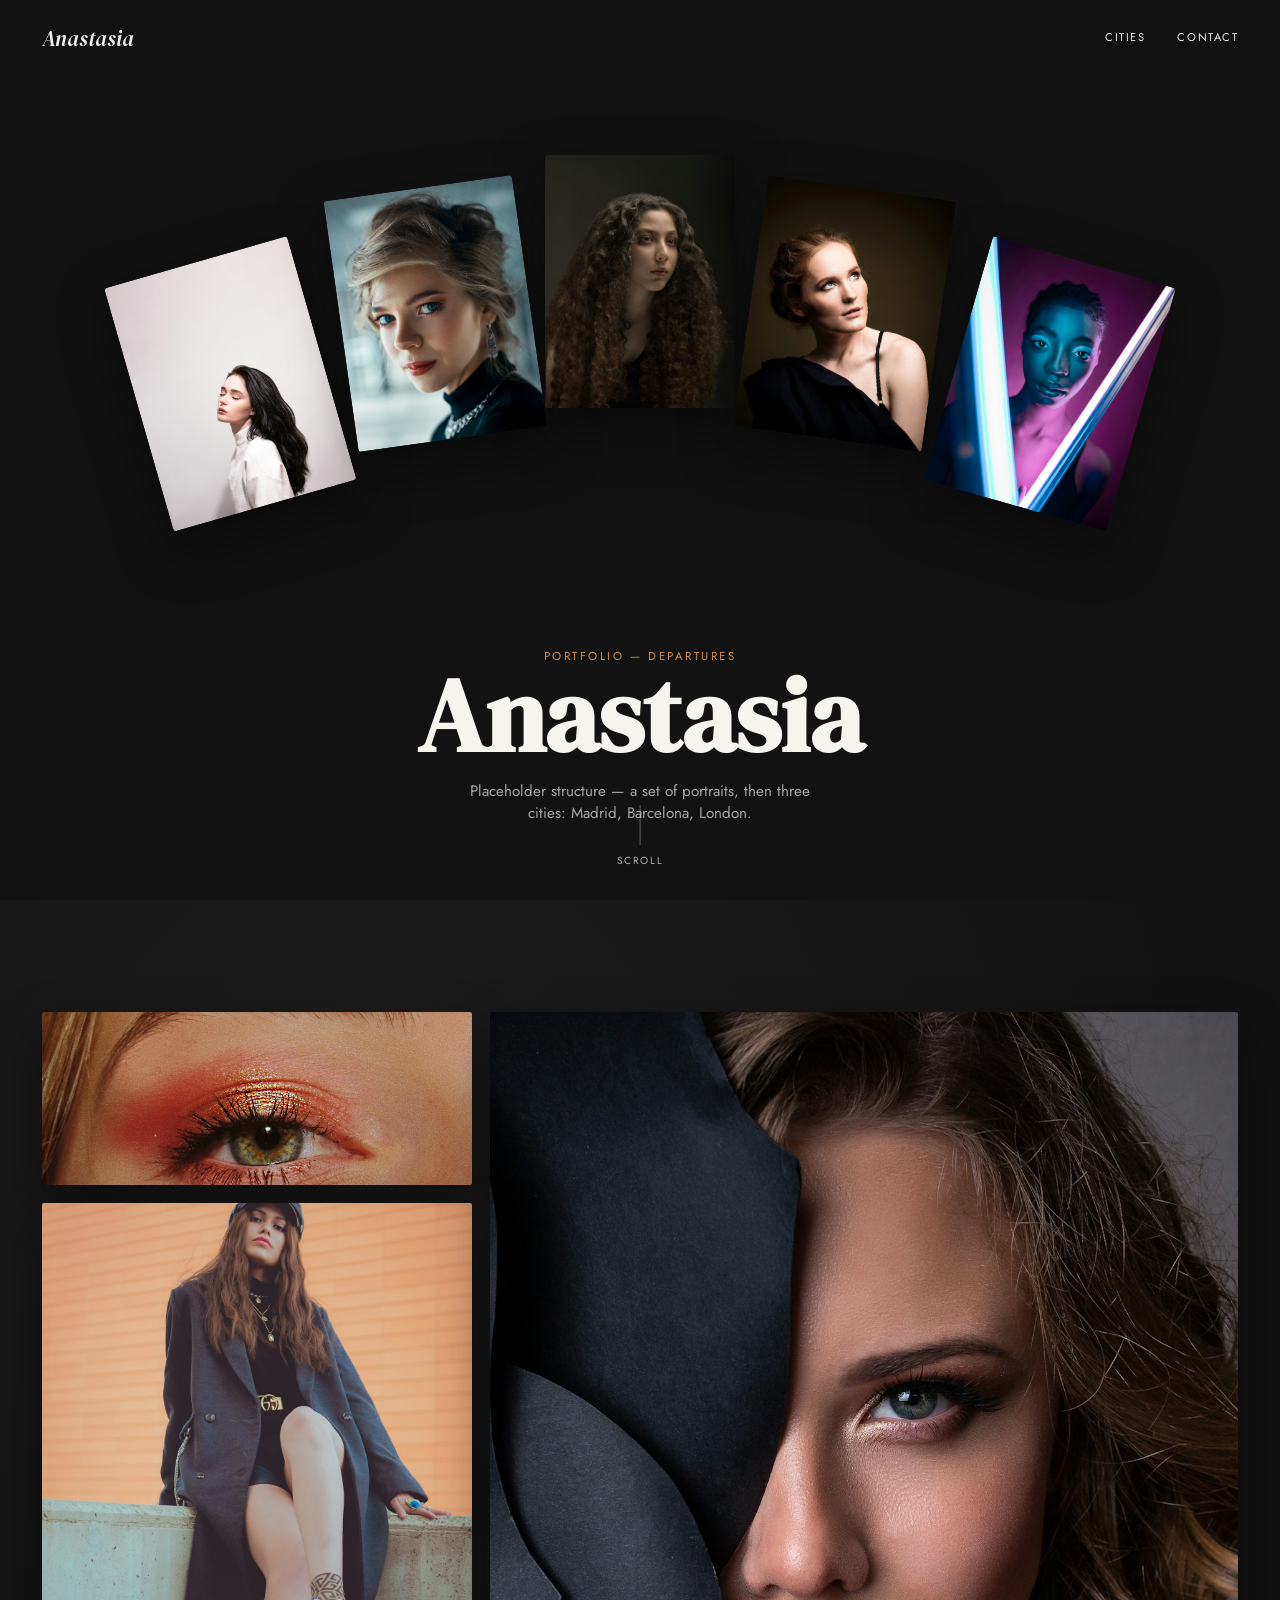
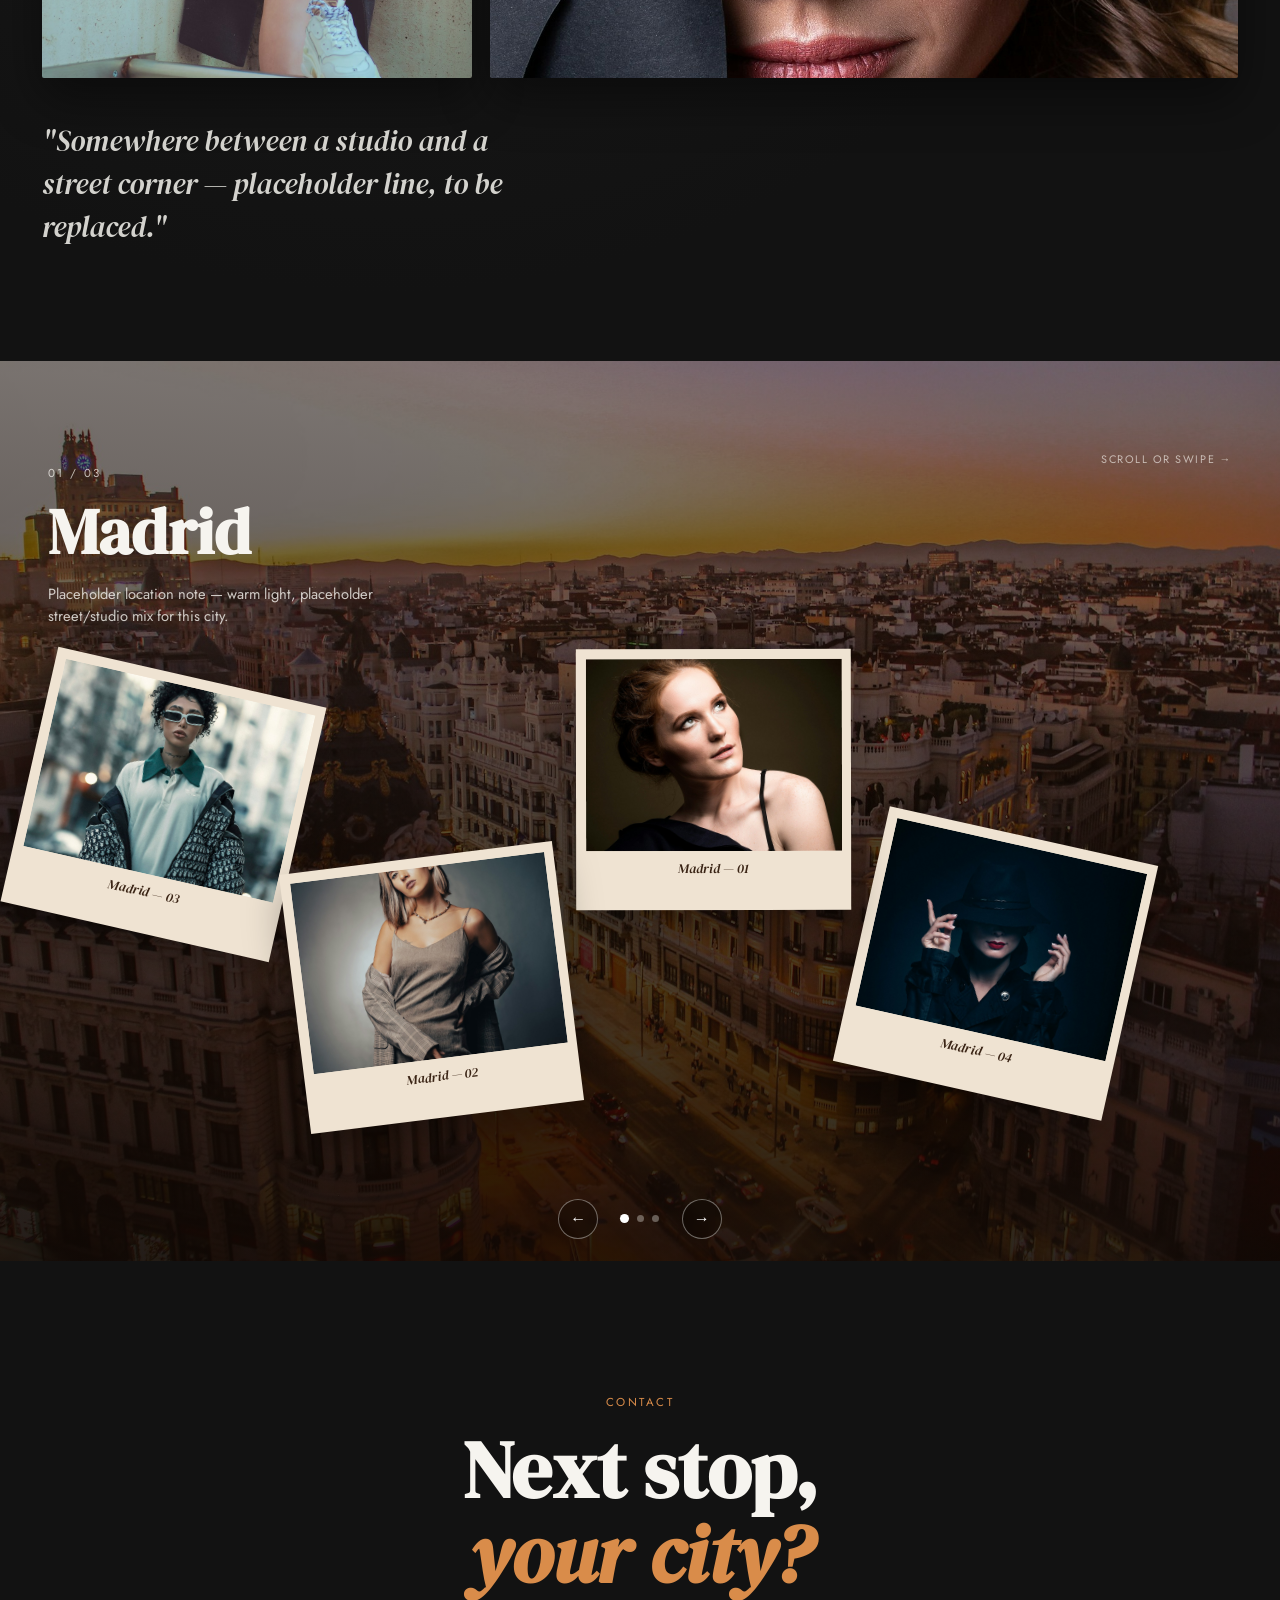
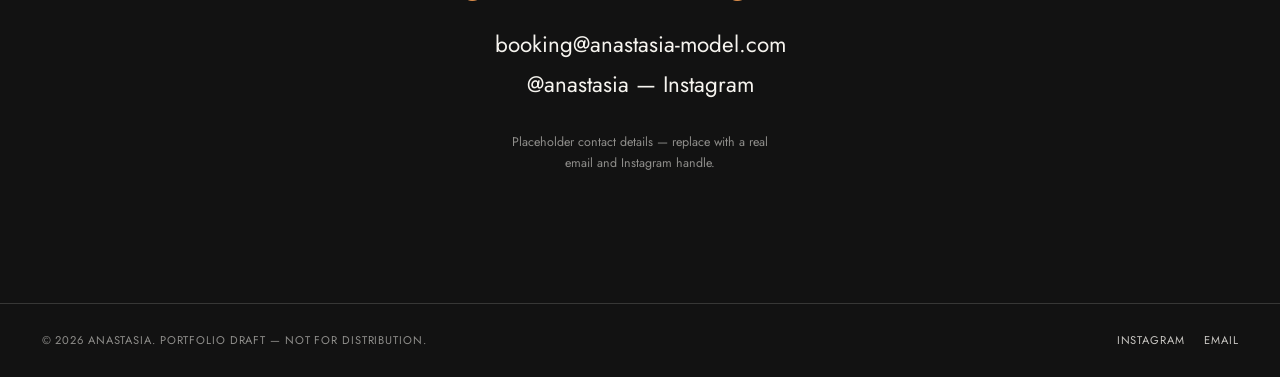
<file: variant-d-departures/index.html>
<!doctype html>
<html lang="en">
<head>
<meta charset="UTF-8">
<meta name="viewport" content="width=device-width, initial-scale=1.0">
<title>Anastasia — Departures</title>
<meta name="description" content="Anastasia — model portfolio across three cities. Placeholder content, photos to be replaced.">
<link rel="stylesheet" href="style.css">
</head>
<body>

<div id="loader"><span>Anastasia</span></div>

<header>
  <a href="#top" class="logo">Anastasia</a>
  <nav class="primary-nav">
    <a href="#cities">Cities</a>
    <a href="#contact">Contact</a>
  </nav>
  <button class="menu-btn" id="menuBtn">Menu</button>
</header>

<div class="nav-drawer" id="navDrawer">
  <a href="#cities">Cities</a>
  <a href="#contact">Contact</a>
</div>

<main id="top">

  <section class="fan-hero" id="fanHero">
    <div class="fan-stage">
      <div class="fan-card" style="--x:-32vw;--y:3vw;--r:-16deg;--d:.05s"><img src="assets/fan-01.jpg" alt="Portrait, placeholder"></div>
      <div class="fan-card" style="--x:-16vw;--y:-2.5vw;--r:-8deg;--d:.14s"><img src="assets/fan-02.jpg" alt="Portrait, placeholder"></div>
      <div class="fan-card" style="--x:0vw;--y:-5vw;--r:0deg;--d:.23s"><img src="assets/fan-03.jpg" alt="Portrait, placeholder"></div>
      <div class="fan-card" style="--x:16vw;--y:-2.5vw;--r:8deg;--d:.32s"><img src="assets/fan-04.jpg" alt="Portrait, placeholder"></div>
      <div class="fan-card" style="--x:32vw;--y:3vw;--r:16deg;--d:.41s"><img src="assets/fan-05.jpg" alt="Portrait, placeholder"></div>
    </div>
    <div class="fan-text">
      <div class="eyebrow">Portfolio — Departures</div>
      <h1 class="fan-title">Anastasia</h1>
      <p class="fan-sub">Placeholder structure — a set of portraits, then three cities: Madrid, Barcelona, London.</p>
    </div>
    <div class="scroll-cue"><div class="line"></div><span>Scroll</span></div>
  </section>

  <section class="interlude reveal">
    <div class="interlude-grid">
      <div class="interlude-left">
        <figure class="eye-shot"><img src="assets/interlude-eye-macro.jpg" alt="Eye close-up, placeholder" style="object-position:50% 48%"></figure>
        <figure class="tall-shot"><img src="assets/interlude-02.jpg" alt="Street portrait, placeholder"></figure>
      </div>
      <figure class="interlude-right"><img src="assets/interlude-eye.jpg" alt="Portrait, placeholder"></figure>
    </div>
    <div class="interlude-note">
      <p>"Somewhere between a studio and a street corner — placeholder line, to be replaced."</p>
    </div>
  </section>

  <section class="cities" id="cities" data-active="0">
    <span class="swipe-hint" id="swipeHint">Scroll or swipe →</span>
    <div class="cities-track" id="citiesTrack">

      <article class="city city-madrid">
        <div class="city-bg"><img src="assets/city-madrid-bg.jpg" alt="Madrid, placeholder city photo"></div>
        <div class="city-overlay"></div>
        <div class="city-head">
          <span class="idx">01 / 03</span>
          <h2>Madrid</h2>
          <p>Placeholder location note — warm light, placeholder street/studio mix for this city.</p>
        </div>
        <div class="scatter-field" data-scatter data-slots='[{"t":"4%","l":"2%"},{"t":"34%","l":"23%"},{"t":"0%","l":"45%"},{"t":"30%","l":"67%"}]'>
          <div class="scatter-item frame-madrid"><figure><img src="assets/madrid-01.jpg" alt="Madrid portrait, placeholder"></figure><figcaption>Madrid — 01</figcaption></div>
          <div class="scatter-item frame-madrid"><figure><img src="assets/madrid-02.jpg" alt="Madrid portrait, placeholder"></figure><figcaption>Madrid — 02</figcaption></div>
          <div class="scatter-item frame-madrid"><figure><img src="assets/madrid-03.jpg" alt="Madrid portrait, placeholder" style="object-position:50% 18%"></figure><figcaption>Madrid — 03</figcaption></div>
          <div class="scatter-item frame-madrid"><figure><img src="assets/madrid-04.jpg" alt="Madrid portrait, placeholder"></figure><figcaption>Madrid — 04</figcaption></div>
        </div>
      </article>

      <article class="city city-barcelona">
        <div class="city-bg"><img src="assets/city-barcelona-bg.jpg" alt="Barcelona, placeholder city photo"></div>
        <div class="city-overlay"></div>
        <div class="city-head">
          <span class="idx">02 / 03</span>
          <h2>Barcelona</h2>
          <p>Placeholder location note — the "album" chapter, loose polaroid-style frames.</p>
        </div>
        <div class="scatter-field" data-scatter data-slots='[{"t":"4%","l":"2%"},{"t":"32%","l":"21%"},{"t":"0%","l":"43%"},{"t":"30%","l":"64%"},{"t":"8%","l":"82%"}]'>
          <div class="scatter-item frame-barcelona"><figure><img src="assets/barcelona-01.jpg" alt="Barcelona portrait, placeholder" style="object-position:50% 25%"></figure><figcaption>Barcelona — 01</figcaption></div>
          <div class="scatter-item frame-barcelona"><figure><img src="assets/barcelona-02.jpg" alt="Barcelona portrait, placeholder" style="object-position:50% 15%"></figure><figcaption>Barcelona — 02</figcaption></div>
          <div class="scatter-item frame-barcelona"><figure><img src="assets/barcelona-03.jpg" alt="Barcelona portrait, placeholder" style="object-position:50% 20%"></figure><figcaption>Barcelona — 03</figcaption></div>
          <div class="scatter-item frame-barcelona"><figure><img src="assets/barcelona-04.jpg" alt="Barcelona portrait, placeholder" style="object-position:50% 22%"></figure><figcaption>Barcelona — 04</figcaption></div>
          <div class="scatter-item frame-barcelona"><figure><img src="assets/barcelona-05.jpg" alt="Barcelona portrait, placeholder" style="object-position:50% 30%"></figure><figcaption>Barcelona — 05</figcaption></div>
        </div>
      </article>

      <article class="city city-london">
        <div class="city-bg"><img src="assets/city-london-bg.jpg" alt="London, placeholder city photo"></div>
        <div class="city-overlay"></div>
        <div class="city-head">
          <span class="idx">03 / 03</span>
          <h2>London</h2>
          <p>Placeholder location note — cooler tone, thin-framed grid for this city.</p>
        </div>
        <div class="scatter-field" data-scatter data-slots='[{"t":"4%","l":"2%"},{"t":"34%","l":"23%"},{"t":"0%","l":"45%"},{"t":"30%","l":"67%"}]'>
          <div class="scatter-item frame-london"><figure><img src="assets/london-01.jpg" alt="London portrait, placeholder" style="object-position:50% 14%"></figure><figcaption>London — 01</figcaption></div>
          <div class="scatter-item frame-london"><figure><img src="assets/london-02.jpg" alt="London portrait, placeholder"></figure><figcaption>London — 02</figcaption></div>
          <div class="scatter-item frame-london"><figure><img src="assets/london-03.jpg" alt="London street atmosphere, placeholder"></figure><figcaption>London — 03</figcaption></div>
          <div class="scatter-item frame-london"><figure><img src="assets/london-04.jpg" alt="London portrait, placeholder" style="object-position:55% 25%"></figure><figcaption>London — 04</figcaption></div>
        </div>
      </article>

    </div>
    <div class="cities-nav">
      <button class="city-arrow" id="cityPrev" aria-label="Previous city">←</button>
      <div class="city-dots" id="cityDots">
        <button data-idx="0" class="active" aria-label="Madrid"></button>
        <button data-idx="1" aria-label="Barcelona"></button>
        <button data-idx="2" aria-label="London"></button>
      </div>
      <button class="city-arrow" id="cityNext" aria-label="Next city">→</button>
    </div>
  </section>

  <section id="contact" class="contact">
    <span class="eyebrow reveal">Contact</span>
    <h2 class="reveal">Next stop,<br><em>your city?</em></h2>
    <div class="contact-links reveal">
      <a href="mailto:booking@anastasia-model.com">booking@anastasia-model.com</a>
      <a href="https://instagram.com/" target="_blank" rel="noopener">@anastasia — Instagram</a>
    </div>
    <p class="contact-note">Placeholder contact details — replace with a real email and Instagram handle.</p>
  </section>

</main>

<footer>
  <span>© 2026 Anastasia. Portfolio draft — not for distribution.</span>
  <div class="socials">
    <a href="https://instagram.com/" target="_blank" rel="noopener">Instagram</a>
    <a href="mailto:booking@anastasia-model.com">Email</a>
  </div>
</footer>

<script src="script.js"></script>
</body>
</html>
</file>
<file: variant-a-editorial/style.css>
/* ===========================================================
   ANASTASIA — Editorial Agency
   Black & white, high-fashion, agency comp-card structure.
   =========================================================== */

@import url('https://fonts.googleapis.com/css2?family=Playfair+Display:ital,wght@0,400;0,500;0,600;1,400&family=Inter:wght@300;400;500;600&display=swap');

:root{
  --ink:#0d0d0d;
  --paper:#f4f2ee;
  --paper-dim:#e9e6e0;
  --line:rgba(13,13,13,.14);
  --line-strong:rgba(13,13,13,.28);
  --accent:#a3824e;
  --muted:#6f6b63;
  --dur:.9s;
  --ease:cubic-bezier(.16,.84,.3,1);
}

*{margin:0;padding:0;box-sizing:border-box}
html{scroll-behavior:smooth}
body{
  background:var(--paper);
  color:var(--ink);
  font-family:'Inter',sans-serif;
  font-weight:400;
  -webkit-font-smoothing:antialiased;
  overflow-x:hidden;
}
img{display:block;max-width:100%;height:auto}
a{color:inherit;text-decoration:none}
.serif{font-family:'Playfair Display',serif}
.eyebrow{
  font-size:.72rem;
  letter-spacing:.22em;
  text-transform:uppercase;
  color:var(--muted);
  font-weight:500;
}

/* ---------- reveal-on-scroll ---------- */
.reveal{opacity:0;transform:translateY(32px);transition:opacity var(--dur) var(--ease),transform var(--dur) var(--ease)}
.reveal.in{opacity:1;transform:translateY(0)}
.reveal-stagger > *{opacity:0;transform:translateY(28px);transition:opacity .8s var(--ease),transform .8s var(--ease)}
.reveal-stagger.in > *{opacity:1;transform:translateY(0)}
.reveal-stagger.in > *:nth-child(1){transition-delay:.02s}
.reveal-stagger.in > *:nth-child(2){transition-delay:.1s}
.reveal-stagger.in > *:nth-child(3){transition-delay:.18s}
.reveal-stagger.in > *:nth-child(4){transition-delay:.26s}
.reveal-stagger.in > *:nth-child(5){transition-delay:.34s}
.reveal-stagger.in > *:nth-child(6){transition-delay:.42s}
.reveal-stagger.in > *:nth-child(7){transition-delay:.5s}
.reveal-stagger.in > *:nth-child(8){transition-delay:.58s}
.reveal-stagger.in > *:nth-child(9){transition-delay:.66s}

/* ---------- top loader ---------- */
#loader{
  position:fixed;inset:0;background:var(--ink);z-index:999;
  display:flex;align-items:center;justify-content:center;
  transition:opacity .7s var(--ease),visibility .7s var(--ease);
}
#loader.done{opacity:0;visibility:hidden}
#loader span{
  font-family:'Playfair Display',serif;
  color:var(--paper);font-size:1.4rem;letter-spacing:.3em;
  opacity:.85;
}

/* ---------- header ---------- */
header{
  position:fixed;top:0;left:0;right:0;z-index:200;
  display:flex;align-items:center;justify-content:space-between;
  padding:1.6rem clamp(1.2rem,4vw,3.2rem);
  mix-blend-mode:difference;
  color:#fff;
}
header .logo{
  font-family:'Playfair Display',serif;
  font-size:1.15rem;letter-spacing:.1em;
}
nav.primary-nav{display:flex;gap:2.4rem}
nav.primary-nav a{
  font-size:.72rem;letter-spacing:.18em;text-transform:uppercase;
  position:relative;padding-bottom:4px;
}
nav.primary-nav a::after{
  content:'';position:absolute;left:0;bottom:0;width:0;height:1px;
  background:currentColor;transition:width .4s var(--ease);
}
nav.primary-nav a:hover::after{width:100%}
.menu-btn{display:none;background:none;border:0;color:#fff;font-size:.72rem;letter-spacing:.18em;text-transform:uppercase;cursor:pointer}

/* ---------- hero ---------- */
.hero{
  position:relative;height:100svh;min-height:560px;overflow:hidden;
  display:flex;align-items:flex-end;
}
.hero-media{position:absolute;inset:0;z-index:0}
.hero-media img{
  width:100%;height:100%;object-fit:cover;object-position:50% 18%;
  filter:grayscale(1) contrast(1.06);
  transform:scale(1.08);
  animation:heroZoom 10s var(--ease) forwards;
}
@keyframes heroZoom{to{transform:scale(1)}}
.hero::after{
  content:'';position:absolute;inset:0;
  background:linear-gradient(0deg,rgba(0,0,0,.72) 0%,rgba(0,0,0,.08) 46%,rgba(0,0,0,.28) 100%);
  z-index:1;
}
.hero-content{
  position:relative;z-index:2;color:#fff;
  width:100%;padding:0 clamp(1.2rem,4vw,3.2rem) clamp(2.2rem,6vw,4.4rem);
  display:flex;align-items:flex-end;justify-content:space-between;gap:2rem;flex-wrap:wrap;
}
.hero-title{
  font-family:'Playfair Display',serif;
  font-weight:500;
  font-size:clamp(3.6rem,13vw,9.5rem);
  line-height:.86;
  letter-spacing:-.01em;
}
.hero-sub{
  max-width:240px;
  font-size:.78rem;letter-spacing:.14em;text-transform:uppercase;
  line-height:1.9;color:rgba(255,255,255,.82);
}
.scroll-cue{
  position:absolute;left:clamp(1.2rem,4vw,3.2rem);bottom:1.6rem;z-index:2;
  display:flex;align-items:center;gap:.6rem;color:#fff;
}
.scroll-cue .line{width:1px;height:38px;background:rgba(255,255,255,.55);position:relative;overflow:hidden}
.scroll-cue .line::after{
  content:'';position:absolute;top:-100%;left:0;width:100%;height:100%;background:#fff;
  animation:cue 2.2s ease-in-out infinite;
}
@keyframes cue{0%{top:-100%}60%{top:100%}100%{top:100%}}
.scroll-cue span{font-size:.68rem;letter-spacing:.18em;text-transform:uppercase;opacity:.8}

/* ---------- stats strip ---------- */
.stats{
  display:grid;grid-template-columns:repeat(4,1fr);
  border-top:1px solid var(--line);border-bottom:1px solid var(--line);
}
.stats div{
  padding:1.6rem 1rem;text-align:center;border-left:1px solid var(--line);
}
.stats div:first-child{border-left:0}
.stats .val{font-family:'Playfair Display',serif;font-size:1.3rem}
.stats .lbl{margin-top:.35rem;font-size:.66rem;letter-spacing:.18em;text-transform:uppercase;color:var(--muted)}

/* ---------- section shell ---------- */
section{padding:clamp(5rem,10vw,8rem) clamp(1.2rem,4vw,3.2rem)}
.section-head{
  display:flex;align-items:flex-end;justify-content:space-between;
  gap:1.5rem;flex-wrap:wrap;margin-bottom:clamp(2.4rem,5vw,4rem);
}
.section-head h2{
  font-family:'Playfair Display',serif;font-weight:500;
  font-size:clamp(2.2rem,5vw,3.6rem);
}
.section-head .count{font-size:.78rem;letter-spacing:.1em;color:var(--muted)}

/* ---------- portfolio masonry ---------- */
.grid{
  column-count:3;column-gap:1.1rem;
}
.grid figure{
  break-inside:avoid;margin-bottom:1.1rem;position:relative;overflow:hidden;
  background:var(--paper-dim);
}
.grid figure img{
  width:100%;height:100%;object-fit:cover;filter:grayscale(1) contrast(1.05);
  transition:transform 1.1s var(--ease),filter .6s ease;
}
.grid figure:hover img{transform:scale(1.045)}
.grid figcaption{
  position:absolute;left:0;right:0;bottom:0;padding:1rem 1.1rem;
  background:linear-gradient(0deg,rgba(0,0,0,.72),transparent);
  color:#fff;display:flex;justify-content:space-between;align-items:flex-end;
  opacity:0;transform:translateY(8px);transition:opacity .45s ease,transform .45s ease;
}
.grid figure:hover figcaption{opacity:1;transform:translateY(0)}
.grid figcaption .idx{font-size:.68rem;letter-spacing:.14em;color:rgba(255,255,255,.75)}
.grid figcaption .cap{font-family:'Playfair Display',serif;font-style:italic;font-size:1rem}

/* ---------- about ---------- */
.about{
  display:grid;grid-template-columns:.9fr 1.1fr;gap:clamp(2rem,5vw,5rem);align-items:center;
}
.about-media{overflow:hidden}
.about-media img{width:100%;filter:grayscale(1) contrast(1.05)}
.about-text .eyebrow{margin-bottom:1rem}
.about-text p{
  font-size:clamp(1.05rem,1.6vw,1.3rem);line-height:1.75;color:#2a2a28;
  max-width:46ch;
}
.about-text p + p{margin-top:1.1rem}
.about-list{margin-top:2.2rem;display:grid;grid-template-columns:1fr 1fr;gap:1rem 2rem}
.about-list div{border-top:1px solid var(--line);padding-top:.6rem}
.about-list .k{font-size:.66rem;letter-spacing:.16em;text-transform:uppercase;color:var(--muted)}
.about-list .v{font-family:'Playfair Display',serif;font-size:1.1rem;margin-top:.25rem}

/* ---------- contact ---------- */
.contact{
  background:var(--ink);color:var(--paper);
  text-align:center;
}
.contact .eyebrow{color:rgba(244,242,238,.6)}
.contact h2{
  font-family:'Playfair Display',serif;font-weight:500;
  font-size:clamp(2.4rem,7vw,5.2rem);margin:1rem 0 2.2rem;line-height:1.05;
}
.contact-links{display:flex;flex-direction:column;gap:.4rem;align-items:center}
.contact-links a{
  font-family:'Playfair Display',serif;font-style:italic;
  font-size:clamp(1.3rem,3vw,1.9rem);
  position:relative;padding:.15rem 0;
}
.contact-links a::after{
  content:'';position:absolute;left:0;bottom:0;width:100%;height:1px;
  background:var(--accent);transform:scaleX(0);transform-origin:left;
  transition:transform .5s var(--ease);
}
.contact-links a:hover::after{transform:scaleX(1)}
.contact-note{margin-top:2.6rem;font-size:.78rem;letter-spacing:.06em;color:rgba(244,242,238,.55);max-width:40ch;margin-inline:auto;line-height:1.7}

/* ---------- footer ---------- */
footer{
  display:flex;justify-content:space-between;align-items:center;flex-wrap:wrap;gap:1rem;
  padding:1.8rem clamp(1.2rem,4vw,3.2rem);
  background:var(--ink);color:rgba(244,242,238,.55);
  font-size:.72rem;letter-spacing:.08em;text-transform:uppercase;
  border-top:1px solid rgba(244,242,238,.12);
}
footer a{color:rgba(244,242,238,.75)}
footer .socials{display:flex;gap:1.4rem}

/* ---------- mobile nav drawer ---------- */
.nav-drawer{
  position:fixed;inset:0;background:var(--ink);z-index:150;
  display:flex;flex-direction:column;align-items:center;justify-content:center;gap:2rem;
  transform:translateY(-100%);transition:transform .55s var(--ease);
}
.nav-drawer.open{transform:translateY(0)}
.nav-drawer a{
  font-family:'Playfair Display',serif;font-size:2rem;color:#fff;
}

/* ---------- responsive ---------- */
@media (max-width:980px){
  .grid{column-count:2}
  .about{grid-template-columns:1fr}
  .stats{grid-template-columns:repeat(2,1fr)}
  .stats div:nth-child(3){border-left:0}
}
@media (max-width:680px){
  nav.primary-nav{display:none}
  .menu-btn{display:block}
  .grid{column-count:1}
  .hero-content{flex-direction:column;align-items:flex-start;gap:1.4rem}
  .about-list{grid-template-columns:1fr 1fr}
  .scroll-cue{display:none}
}
</file>
<file: variant-b-cinematic/style.css>
/* ===========================================================
   ANASTASIA — Cinematic Story
   Warm, personal, narrative single-page portfolio.
   =========================================================== */

@import url('https://fonts.googleapis.com/css2?family=Fraunces:ital,opsz,wght@0,9..144,400;0,9..144,500;0,9..144,600;1,9..144,400&family=Work+Sans:wght@300;400;500;600&display=swap');

:root{
  --cream:#f6efe6;
  --cream-deep:#efe4d4;
  --ink:#2b2420;
  --rust:#b5563a;
  --rust-deep:#8c3f29;
  --muted:#8a7f71;
  --line:rgba(43,36,32,.14);
  --dur:.9s;
  --ease:cubic-bezier(.16,.84,.3,1);
}

*{margin:0;padding:0;box-sizing:border-box}
html{scroll-behavior:smooth}
body{
  background:var(--cream);
  color:var(--ink);
  font-family:'Work Sans',sans-serif;
  font-weight:400;
  -webkit-font-smoothing:antialiased;
  overflow-x:hidden;
}
img{display:block;max-width:100%;height:auto}
a{color:inherit;text-decoration:none}
.serif{font-family:'Fraunces',serif}
.eyebrow{
  font-size:.74rem;letter-spacing:.16em;text-transform:uppercase;
  color:var(--rust);font-weight:600;
}

.reveal{opacity:0;transform:translateY(34px);transition:opacity var(--dur) var(--ease),transform var(--dur) var(--ease)}
.reveal.in{opacity:1;transform:translateY(0)}
.reveal-stagger > *{opacity:0;transform:translateY(26px);transition:opacity .85s var(--ease),transform .85s var(--ease)}
.reveal-stagger.in > *{opacity:1;transform:translateY(0)}
.reveal-stagger.in > *:nth-child(1){transition-delay:.03s}
.reveal-stagger.in > *:nth-child(2){transition-delay:.12s}
.reveal-stagger.in > *:nth-child(3){transition-delay:.21s}
.reveal-stagger.in > *:nth-child(4){transition-delay:.3s}
.reveal-stagger.in > *:nth-child(5){transition-delay:.39s}
.reveal-stagger.in > *:nth-child(6){transition-delay:.48s}

#loader{
  position:fixed;inset:0;background:var(--ink);z-index:999;
  display:flex;align-items:center;justify-content:center;
  transition:opacity .7s var(--ease),visibility .7s var(--ease);
}
#loader.done{opacity:0;visibility:hidden}
#loader span{font-family:'Fraunces',serif;font-style:italic;color:var(--cream);font-size:1.5rem;letter-spacing:.08em}

/* ---------- header ---------- */
header{
  position:fixed;top:0;left:0;right:0;z-index:200;
  display:flex;align-items:center;justify-content:space-between;
  padding:1.7rem clamp(1.2rem,4vw,3.4rem);
  color:#fff;transition:background .5s ease,color .5s ease,padding .4s ease;
}
header.solid{
  background:rgba(246,239,230,.92);backdrop-filter:blur(8px);
  color:var(--ink);padding:1.1rem clamp(1.2rem,4vw,3.4rem);
  box-shadow:0 1px 0 var(--line);
}
header .logo{font-family:'Fraunces',serif;font-style:italic;font-size:1.25rem}
nav.primary-nav{display:flex;gap:2.4rem}
nav.primary-nav a{font-size:.72rem;letter-spacing:.14em;text-transform:uppercase;position:relative;padding-bottom:4px}
nav.primary-nav a::after{content:'';position:absolute;left:0;bottom:0;width:0;height:1px;background:currentColor;transition:width .4s var(--ease)}
nav.primary-nav a:hover::after{width:100%}
.menu-btn{display:none;background:none;border:0;color:inherit;font-size:.72rem;letter-spacing:.14em;text-transform:uppercase;cursor:pointer}

/* ---------- hero ---------- */
.hero{position:relative;height:100svh;min-height:580px;overflow:hidden;display:flex;align-items:flex-end}
.hero-media{position:absolute;inset:0;z-index:0}
.hero-media img{width:100%;height:100%;object-fit:cover;object-position:62% 30%;transform:scale(1.1);animation:heroZoom 11s var(--ease) forwards}
@keyframes heroZoom{to{transform:scale(1)}}
.hero::after{
  content:'';position:absolute;inset:0;z-index:1;
  background:linear-gradient(100deg,rgba(43,36,32,.78) 0%,rgba(43,36,32,.3) 42%,rgba(181,86,58,.18) 100%),
             linear-gradient(0deg,rgba(43,36,32,.55) 0%,rgba(43,36,32,0) 40%);
}
.hero-content{position:relative;z-index:2;color:#fff;width:100%;padding:0 clamp(1.2rem,4vw,3.4rem) clamp(2.4rem,6vw,4.6rem)}
.hero-eyebrow{font-size:.78rem;letter-spacing:.2em;text-transform:uppercase;color:rgba(255,255,255,.78);margin-bottom:.9rem}
.hero-title{font-family:'Fraunces',serif;font-weight:500;font-size:clamp(3rem,10vw,6.4rem);line-height:1.02;max-width:14ch}
.hero-title em{font-style:italic;color:#f0d9c9}
.hero-sub{margin-top:1.1rem;max-width:40ch;font-size:1.02rem;line-height:1.7;color:rgba(255,255,255,.86)}
.scroll-cue{position:absolute;right:clamp(1.2rem,4vw,3.4rem);bottom:2rem;z-index:2;display:flex;flex-direction:column;align-items:center;gap:.6rem;color:#fff}
.scroll-cue .line{width:1px;height:46px;background:rgba(255,255,255,.5);position:relative;overflow:hidden}
.scroll-cue .line::after{content:'';position:absolute;top:-100%;left:0;width:100%;height:100%;background:#fff;animation:cue 2.4s ease-in-out infinite}
@keyframes cue{0%{top:-100%}60%{top:100%}100%{top:100%}}

/* ---------- intro line ---------- */
.intro{padding:clamp(4.5rem,9vw,7rem) clamp(1.2rem,4vw,3.4rem);max-width:980px}
.intro p{
  font-family:'Fraunces',serif;font-size:clamp(1.5rem,3.4vw,2.3rem);line-height:1.45;
}
.intro p .hl{color:var(--rust);font-style:italic}

/* ---------- section shell ---------- */
section{padding:0 clamp(1.2rem,4vw,3.4rem) clamp(5rem,10vw,7.5rem)}
.section-head{margin-bottom:clamp(2.4rem,5vw,3.6rem)}
.section-head h2{font-family:'Fraunces',serif;font-weight:500;font-size:clamp(2.1rem,5vw,3.3rem)}
.section-head .eyebrow{display:block;margin-bottom:.7rem}

/* ---------- narrative work rows ---------- */
.works{display:flex;flex-direction:column;gap:clamp(3rem,6vw,5rem)}
.work-row{display:grid;grid-template-columns:1.3fr .9fr;gap:clamp(1.2rem,3vw,2.2rem);align-items:end}
.work-row.rev{grid-template-columns:.9fr 1.3fr}
.work-row.rev .work-media:first-child{order:2}
.work-media{overflow:hidden;position:relative}
.work-media img{width:100%;transition:transform 1.2s var(--ease)}
.work-media:hover img{transform:scale(1.04)}
.work-tag{
  position:absolute;left:1rem;bottom:1rem;background:rgba(246,239,230,.92);
  padding:.4rem .8rem;font-size:.68rem;letter-spacing:.12em;text-transform:uppercase;color:var(--ink);
}
.work-cap{align-self:end;padding-bottom:1.2rem}
.work-cap .num{font-family:'Fraunces',serif;font-style:italic;font-size:2.2rem;color:var(--rust);line-height:1}
.work-cap p{margin-top:.6rem;font-size:.95rem;color:var(--muted);max-width:32ch;line-height:1.6}
.work-duo{display:grid;grid-template-columns:1fr 1fr;gap:clamp(1rem,2.6vw,1.8rem)}
.work-duo .work-media:nth-child(2){margin-top:clamp(2rem,6vw,4rem)}

/* ---------- about ---------- */
.about{display:grid;grid-template-columns:.85fr 1.15fr;gap:clamp(2rem,5vw,5rem);align-items:center}
.about-media{overflow:hidden;border-radius:2px}
.about-media img{width:100%}
.about-text p{font-size:clamp(1.05rem,1.6vw,1.25rem);line-height:1.8;color:#3a322c;max-width:50ch}
.about-text p + p{margin-top:1.1rem}
.chips{display:flex;flex-wrap:wrap;gap:.6rem;margin-top:1.8rem}
.chips span{
  border:1px solid var(--line);padding:.5rem 1rem;border-radius:999px;
  font-size:.78rem;letter-spacing:.03em;color:var(--ink);background:var(--cream-deep);
}

/* ---------- contact ---------- */
.contact{
  background:linear-gradient(160deg,var(--rust-deep),var(--rust) 70%);
  color:#fff;text-align:center;border-radius:2px;margin:0 clamp(1.2rem,4vw,3.4rem);
  padding:clamp(4rem,9vw,7rem) clamp(1.5rem,5vw,3rem);
}
.contact .eyebrow{color:rgba(255,255,255,.75)}
.contact h2{font-family:'Fraunces',serif;font-style:italic;font-weight:500;font-size:clamp(2.2rem,6.5vw,4.6rem);margin:1rem 0 2rem;line-height:1.08}
.contact-links{display:flex;flex-direction:column;gap:.5rem;align-items:center}
.contact-links a{font-size:clamp(1.1rem,2.4vw,1.5rem);position:relative;padding:.1rem 0}
.contact-links a::after{content:'';position:absolute;left:0;bottom:0;width:100%;height:1px;background:#fff;transform:scaleX(0);transform-origin:left;transition:transform .5s var(--ease)}
.contact-links a:hover::after{transform:scaleX(1)}
.contact-note{margin-top:2.4rem;font-size:.82rem;color:rgba(255,255,255,.75);max-width:40ch;margin-inline:auto;line-height:1.7}

/* ---------- footer ---------- */
footer{
  display:flex;justify-content:space-between;align-items:center;flex-wrap:wrap;gap:1rem;
  padding:2.2rem clamp(1.2rem,4vw,3.4rem) 2.6rem;
  color:var(--muted);font-size:.72rem;letter-spacing:.06em;text-transform:uppercase;
}
footer a{color:var(--ink)}
footer .socials{display:flex;gap:1.4rem}

/* ---------- mobile nav drawer ---------- */
.nav-drawer{
  position:fixed;inset:0;background:var(--ink);z-index:150;
  display:flex;flex-direction:column;align-items:center;justify-content:center;gap:2rem;
  transform:translateY(-100%);transition:transform .55s var(--ease);
}
.nav-drawer.open{transform:translateY(0)}
.nav-drawer a{font-family:'Fraunces',serif;font-style:italic;font-size:2rem;color:var(--cream)}

/* ---------- responsive ---------- */
@media (max-width:980px){
  .about{grid-template-columns:1fr}
  .work-row,.work-row.rev{grid-template-columns:1fr}
  .work-row.rev .work-media:first-child{order:0}
  .work-duo{grid-template-columns:1fr}
  .work-duo .work-media:nth-child(2){margin-top:0}
}
@media (max-width:680px){
  nav.primary-nav{display:none}
  .menu-btn{display:block}
  .contact{margin:0 1rem}
}
</file>
<file: variant-c-fieldnotes/style.css>
/* ===========================================================
   ANASTASIA — Field Notes
   Chapters by location/theme, edge-to-edge asymmetric mosaic,
   brutalist-editorial / travel-journal aesthetic.
   =========================================================== */

@import url('https://fonts.googleapis.com/css2?family=Bebas+Neue&family=Space+Mono:ital,wght@0,400;0,700;1,400&family=Fraunces:ital,opsz@1,9..144&display=swap');

:root{
  --ink:#0a0a0a;
  --paper:#f3efe7;
  --paper-dim:#cfc9bd;
  --accent:#ff4a2e;
  --line:rgba(243,239,231,.18);
  --dur:.8s;
  --ease:cubic-bezier(.16,.84,.3,1);
}

*{margin:0;padding:0;box-sizing:border-box}
html{scroll-behavior:smooth}
body{
  background:var(--ink);
  color:var(--paper);
  font-family:'Space Mono',monospace;
  -webkit-font-smoothing:antialiased;
  overflow-x:hidden;
}
img{display:block;width:100%;height:100%;object-fit:cover}
a{color:inherit;text-decoration:none}
.display{font-family:'Bebas Neue',sans-serif;letter-spacing:.01em}
.italic-serif{font-family:'Fraunces',serif;font-style:italic}
.mono{font-family:'Space Mono',monospace}
.eyebrow{font-size:.68rem;letter-spacing:.2em;text-transform:uppercase;color:var(--accent)}

.reveal{opacity:0;transform:translateY(30px);transition:opacity var(--dur) var(--ease),transform var(--dur) var(--ease)}
.reveal.in{opacity:1;transform:translateY(0)}

/* ---------- loader ---------- */
#loader{position:fixed;inset:0;background:var(--ink);z-index:999;display:flex;align-items:center;justify-content:center;transition:opacity .7s var(--ease),visibility .7s var(--ease)}
#loader.done{opacity:0;visibility:hidden}
#loader span{font-family:'Bebas Neue',sans-serif;font-size:2rem;letter-spacing:.3em;color:var(--paper)}

/* ---------- header ---------- */
header{
  position:fixed;top:0;left:0;right:0;z-index:200;
  display:flex;align-items:center;justify-content:space-between;
  padding:1.3rem clamp(1.2rem,4vw,2.4rem);
  background:rgba(10,10,10,.82);backdrop-filter:blur(6px);
  border-bottom:1px solid var(--line);
}
header .logo{font-family:'Bebas Neue',sans-serif;font-size:1.6rem;letter-spacing:.04em}
header .logo span{color:var(--accent)}
nav.primary-nav{display:flex;gap:1.8rem}
nav.primary-nav a{font-size:.68rem;letter-spacing:.14em;text-transform:uppercase;position:relative;padding-bottom:3px}
nav.primary-nav a::after{content:'';position:absolute;left:0;bottom:0;width:0;height:1px;background:var(--accent);transition:width .35s var(--ease)}
nav.primary-nav a:hover::after{width:100%}
.menu-btn{display:none;background:none;border:1px solid var(--line);color:var(--paper);font-size:.66rem;letter-spacing:.12em;text-transform:uppercase;padding:.45rem .8rem;cursor:pointer}

/* ---------- hero ---------- */
.hero{position:relative;height:100svh;min-height:560px;overflow:hidden;display:flex;flex-direction:column;justify-content:flex-end}
.hero-media{position:absolute;inset:0;z-index:0}
.hero-media img{object-position:50% 20%;filter:contrast(1.08) saturate(.9);transform:scale(1.1);animation:heroZoom 11s var(--ease) forwards}
@keyframes heroZoom{to{transform:scale(1)}}
.hero::after{content:'';position:absolute;inset:0;z-index:1;background:linear-gradient(0deg,rgba(10,10,10,.95) 0%,rgba(10,10,10,.15) 55%,rgba(10,10,10,.5) 100%)}
.hero-content{position:relative;z-index:2;padding:0 clamp(1.2rem,4vw,2.4rem) 1.6rem}
.hero-eyebrow{font-size:.7rem;letter-spacing:.2em;text-transform:uppercase;color:var(--accent);margin-bottom:.6rem}
.hero-title{font-family:'Bebas Neue',sans-serif;font-size:clamp(4.5rem,18vw,13rem);line-height:.82;letter-spacing:.01em}
.hero-sub{margin-top:.6rem;max-width:34ch;font-size:.82rem;line-height:1.7;color:var(--paper-dim)}

/* ---------- marquee ---------- */
.marquee{
  border-top:1px solid var(--line);border-bottom:1px solid var(--line);
  overflow:hidden;white-space:nowrap;padding:.9rem 0;background:var(--ink);position:relative;z-index:3;
}
.marquee-track{display:inline-block;animation:marquee 22s linear infinite}
.marquee-track span{
  font-family:'Bebas Neue',sans-serif;font-size:1.3rem;letter-spacing:.08em;
  padding:0 1.2rem;color:var(--paper-dim);
}
.marquee-track span.dot{color:var(--accent)}
@keyframes marquee{from{transform:translateX(0)}to{transform:translateX(-50%)}}

/* ---------- layout shell ---------- */
.shell{display:grid;grid-template-columns:140px 1fr;align-items:start}
.chapter-index{
  position:sticky;top:0;height:100svh;display:flex;flex-direction:column;justify-content:center;gap:1.6rem;
  padding:0 1.2rem;border-right:1px solid var(--line);
}
.chapter-index a{
  display:block;font-size:.68rem;letter-spacing:.1em;text-transform:uppercase;color:var(--paper-dim);
  transition:color .3s ease,padding-left .3s ease;
}
.chapter-index a .num{display:block;font-family:'Bebas Neue',sans-serif;font-size:1.6rem;color:var(--paper-dim);transition:color .3s ease}
.chapter-index a.active{color:var(--paper);padding-left:.4rem}
.chapter-index a.active .num{color:var(--accent)}

.chapters{min-width:0}

/* ---------- chapter intro ---------- */
.chapter{padding:clamp(5rem,9vw,7rem) clamp(1.2rem,4vw,2.4rem) clamp(2rem,4vw,3rem);border-top:1px solid var(--line)}
.chapter:first-child{border-top:0}
.chapter-head{display:flex;align-items:flex-end;gap:clamp(1rem,3vw,2rem);margin-bottom:clamp(2rem,5vw,3rem);flex-wrap:wrap}
.chapter-num{font-family:'Bebas Neue',sans-serif;font-size:clamp(5rem,12vw,9rem);line-height:.8;-webkit-text-stroke:1.5px var(--paper);color:transparent}
.chapter-title-wrap{padding-bottom:.6rem}
.chapter-title{font-family:'Bebas Neue',sans-serif;font-size:clamp(2.2rem,6vw,4rem);line-height:.9}
.chapter-note{margin-top:.6rem;font-size:1.05rem;max-width:42ch;color:var(--paper-dim)}

/* ---------- mosaic grid ---------- */
.mosaic{
  display:grid;grid-template-columns:repeat(6,1fr);grid-auto-rows:120px;gap:6px;
  grid-auto-flow:dense;
}
.mosaic figure{position:relative;overflow:hidden;background:#161616}
.mosaic figure img{transition:transform 1s var(--ease)}
.mosaic figure:hover img{transform:scale(1.06)}
.mosaic figcaption{
  position:absolute;left:0;bottom:0;right:0;padding:.7rem .8rem;
  background:linear-gradient(0deg,rgba(0,0,0,.75),transparent);
  font-size:.64rem;letter-spacing:.1em;text-transform:uppercase;color:var(--paper-dim);
  opacity:0;transform:translateY(6px);transition:opacity .4s ease,transform .4s ease;
}
.mosaic figure:hover figcaption{opacity:1;transform:translateY(0)}

/* span utilities — each row-group uses a single shared row-span so
   column-spans summing to 6 always tile with zero gaps */
.g-full-3{grid-column:span 6;grid-row:span 3}
.g-full-4{grid-column:span 6;grid-row:span 4}
.g-4-3{grid-column:span 4;grid-row:span 3}
.g-2-3{grid-column:span 2;grid-row:span 3}
.g-3-2{grid-column:span 3;grid-row:span 2}
.g-3-3{grid-column:span 3;grid-row:span 3}
.g-2-2{grid-column:span 2;grid-row:span 2}

/* angled accent on select frames */
.clip-a{clip-path:polygon(0 0,100% 0,100% 92%,0 100%)}
.clip-b{clip-path:polygon(0 8%,100% 0,100% 100%,0 100%)}

/* ---------- about / field-note card ---------- */
.about{padding:clamp(5rem,9vw,7rem) clamp(1.2rem,4vw,2.4rem);border-top:1px solid var(--line);display:grid;grid-template-columns:1fr 1fr;gap:clamp(2rem,5vw,4rem);align-items:start}
.stamp{
  display:inline-block;border:1px solid var(--accent);color:var(--accent);
  font-size:.64rem;letter-spacing:.14em;text-transform:uppercase;padding:.3rem .7rem;
  transform:rotate(-3deg);margin-bottom:1.4rem;
}
.about-text p{font-size:1.05rem;line-height:1.8;color:var(--paper-dim);max-width:46ch}
.about-text p + p{margin-top:1rem}
.about-data{display:grid;grid-template-columns:1fr 1fr;gap:1rem 1.6rem;margin-top:0}
.about-data div{border-top:1px solid var(--line);padding-top:.5rem}
.about-data .k{font-size:.62rem;letter-spacing:.14em;text-transform:uppercase;color:var(--paper-dim)}
.about-data .v{font-family:'Bebas Neue',sans-serif;font-size:1.3rem;margin-top:.2rem}

/* ---------- contact ---------- */
.contact{padding:clamp(5rem,10vw,8rem) clamp(1.2rem,4vw,2.4rem);border-top:1px solid var(--line);text-align:center}
.contact h2{font-family:'Bebas Neue',sans-serif;font-size:clamp(3rem,10vw,7rem);line-height:.88}
.contact h2 em{font-style:italic;font-family:'Fraunces',serif;color:var(--accent)}
.contact-links{margin-top:2rem;display:flex;flex-direction:column;gap:.5rem;align-items:center}
.contact-links a{font-size:clamp(1rem,2.4vw,1.3rem);position:relative}
.contact-links a::after{content:'';position:absolute;left:0;bottom:-2px;width:100%;height:1px;background:var(--accent);transform:scaleX(0);transform-origin:left;transition:transform .45s var(--ease)}
.contact-links a:hover::after{transform:scaleX(1)}
.contact-note{margin-top:2rem;font-size:.72rem;letter-spacing:.04em;color:var(--paper-dim);max-width:40ch;margin-inline:auto;line-height:1.7}

/* ---------- footer ---------- */
footer{display:flex;justify-content:space-between;align-items:center;flex-wrap:wrap;gap:1rem;padding:1.6rem clamp(1.2rem,4vw,2.4rem);border-top:1px solid var(--line);font-size:.64rem;letter-spacing:.08em;text-transform:uppercase;color:var(--paper-dim)}
footer a{color:var(--paper)}
footer .socials{display:flex;gap:1.2rem}

/* ---------- mobile nav drawer ---------- */
.nav-drawer{position:fixed;inset:0;background:var(--ink);z-index:150;display:flex;flex-direction:column;align-items:center;justify-content:center;gap:1.8rem;transform:translateY(-100%);transition:transform .5s var(--ease)}
.nav-drawer.open{transform:translateY(0)}
.nav-drawer a{font-family:'Bebas Neue',sans-serif;font-size:2.4rem;color:var(--paper)}

/* ---------- responsive ---------- */
@media (max-width:980px){
  .shell{grid-template-columns:1fr}
  .chapter-index{display:none}
  .mosaic{grid-template-columns:repeat(2,1fr);grid-auto-rows:150px}
  .g-4-3,.g-2-3,.g-3-2,.g-3-3,.g-2-2{grid-column:span 1;grid-row:span 2}
  .g-full-3,.g-full-4{grid-column:span 2;grid-row:span 3}
  .about{grid-template-columns:1fr}
}
@media (max-width:680px){
  nav.primary-nav{display:none}
  .menu-btn{display:block}
  .hero-sub{max-width:28ch}
}
</file>
<file: variant-d-departures/style.css>
/* ===========================================================
   ANASTASIA — Departures
   Fan-out intro, dark interlude, horizontal city carousel
   (Madrid / Barcelona / London), contact.
   =========================================================== */

@import url('https://fonts.googleapis.com/css2?family=DM+Serif+Display:ital@0;1&family=Jost:wght@300;400;500;600&display=swap');

:root{
  --ink:#121212;
  --paper:#f6f4ef;
  --line:rgba(246,244,239,.16);
  --accent:#d98c4a;
  --dur:.9s;
  --ease:cubic-bezier(.16,.84,.3,1);
}

*{margin:0;padding:0;box-sizing:border-box}
html{scroll-behavior:smooth}
body{
  background:var(--ink);
  color:var(--paper);
  font-family:'Jost',sans-serif;
  -webkit-font-smoothing:antialiased;
  overflow-x:hidden;
}
img{display:block;width:100%;height:100%;object-fit:cover}
a{color:inherit;text-decoration:none}
.serif{font-family:'DM Serif Display',serif}
.eyebrow{font-size:.72rem;letter-spacing:.22em;text-transform:uppercase;color:var(--accent)}

/* ---------- loader ---------- */
#loader{position:fixed;inset:0;background:var(--ink);z-index:999;display:flex;align-items:center;justify-content:center;transition:opacity .7s var(--ease),visibility .7s var(--ease)}
#loader.done{opacity:0;visibility:hidden}
#loader span{font-family:'DM Serif Display',serif;font-style:italic;font-size:1.6rem;letter-spacing:.06em}

.reveal{opacity:0;transform:translateY(30px);transition:opacity var(--dur) var(--ease),transform var(--dur) var(--ease)}
.reveal.in{opacity:1;transform:translateY(0)}

/* ---------- header ---------- */
header{
  position:fixed;top:0;left:0;right:0;z-index:200;
  display:flex;align-items:center;justify-content:space-between;
  padding:1.5rem clamp(1.2rem,4vw,2.6rem);
  mix-blend-mode:difference;color:#fff;
}
header .logo{font-family:'DM Serif Display',serif;font-style:italic;font-size:1.3rem}
nav.primary-nav{display:flex;gap:2rem}
nav.primary-nav a{font-size:.7rem;letter-spacing:.14em;text-transform:uppercase;position:relative;padding-bottom:3px}
nav.primary-nav a::after{content:'';position:absolute;left:0;bottom:0;width:0;height:1px;background:currentColor;transition:width .35s var(--ease)}
nav.primary-nav a:hover::after{width:100%}
.menu-btn{display:none;background:none;border:0;color:#fff;font-size:.7rem;letter-spacing:.14em;text-transform:uppercase;cursor:pointer}

/* ---------- fan hero ---------- */
.fan-hero{position:relative;height:100svh;min-height:600px;display:flex;flex-direction:column;align-items:center;justify-content:center;overflow:hidden}
.fan-stage{position:relative;width:100%;height:60%;display:flex;align-items:center;justify-content:center}
.fan-card{
  position:absolute;width:clamp(120px,15vw,190px);aspect-ratio:3/4;overflow:hidden;
  border-radius:3px;box-shadow:0 20px 50px rgba(0,0,0,.5);
  transform:translate(58vw,5vw) rotate(14deg) scale(.86);opacity:0;
  transition:transform 1.15s var(--ease),opacity .8s var(--ease);
  transition-delay:var(--d,0s);
}
.fan-hero.fanned .fan-card{
  transform:translate(var(--x,0),var(--y,0)) rotate(var(--r,0deg)) scale(1);
  opacity:1;
}
.fan-text{position:relative;z-index:5;text-align:center;margin-top:2rem}
.fan-title{font-family:'DM Serif Display',serif;font-size:clamp(3rem,9vw,6.5rem);line-height:1}
.fan-sub{margin-top:.8rem;font-size:.95rem;color:rgba(246,244,239,.65);max-width:40ch;margin-inline:auto}
.scroll-cue{position:absolute;left:50%;bottom:2rem;transform:translateX(-50%);display:flex;flex-direction:column;align-items:center;gap:.5rem;opacity:.7}
.scroll-cue .line{width:1px;height:40px;background:rgba(246,244,239,.5);position:relative;overflow:hidden}
.scroll-cue .line::after{content:'';position:absolute;top:-100%;left:0;width:100%;height:100%;background:#fff;animation:cue 2.2s ease-in-out infinite}
@keyframes cue{0%{top:-100%}60%{top:100%}100%{top:100%}}
.scroll-cue span{font-size:.64rem;letter-spacing:.16em;text-transform:uppercase}

/* ---------- interlude ---------- */
.interlude{
  position:relative;min-height:100vh;padding:clamp(5rem,10vw,7rem) clamp(1.2rem,4vw,2.6rem);
  display:flex;flex-direction:column;gap:clamp(1.8rem,4vw,2.6rem);justify-content:center;
  background:radial-gradient(ellipse at 30% 20%,#1c1c1c 0%,var(--ink) 65%);
}
.interlude-grid{display:flex;gap:clamp(.7rem,2vw,1.1rem);height:min(74vh,760px)}
.interlude-left{display:flex;flex-direction:column;gap:clamp(.7rem,2vw,1.1rem);width:36%}
.interlude-left .eye-shot{flex:0 0 26%;overflow:hidden;border-radius:2px;box-shadow:0 20px 50px rgba(0,0,0,.45)}
.interlude-left .tall-shot{flex:1;min-height:0;overflow:hidden;border-radius:2px;box-shadow:0 20px 50px rgba(0,0,0,.45)}
.interlude-right{flex:1;overflow:hidden;border-radius:2px;box-shadow:0 20px 50px rgba(0,0,0,.45)}
.interlude-note{max-width:50ch}
.interlude-note p{font-family:'DM Serif Display',serif;font-style:italic;font-size:clamp(1.3rem,2.6vw,1.8rem);line-height:1.5;color:rgba(246,244,239,.85)}

/* ---------- cities carousel ---------- */
.cities{position:relative;height:100svh;min-height:600px}
.cities-track{
  display:flex;height:100%;overflow-x:auto;scroll-snap-type:x mandatory;
  -webkit-overflow-scrolling:touch;scrollbar-width:none;
}
.cities-track::-webkit-scrollbar{display:none}
.city{flex:0 0 100%;scroll-snap-align:start;position:relative;height:100%;overflow:hidden;display:flex;flex-direction:column;justify-content:flex-end}
.city-bg{position:absolute;inset:0;z-index:0}
.city-bg img{width:100%;height:100%;object-fit:cover}
.city-overlay{position:absolute;inset:0;z-index:1}
.city-madrid .city-overlay{background:linear-gradient(185deg,rgba(25,13,6,.5) 0%,rgba(20,10,5,.72) 55%,rgba(16,8,4,.92) 100%)}
.city-barcelona .city-overlay{background:linear-gradient(185deg,rgba(12,12,10,.45) 0%,rgba(10,10,9,.7) 55%,rgba(8,8,7,.92) 100%)}
.city-london .city-overlay{background:linear-gradient(185deg,rgba(7,12,18,.55) 0%,rgba(7,11,16,.76) 55%,rgba(5,9,13,.94) 100%)}

.city-head{position:relative;z-index:3;padding:0 clamp(1.2rem,4vw,3rem);margin-bottom:1.4rem}
.city-head .idx{font-size:.72rem;letter-spacing:.2em;text-transform:uppercase;opacity:.75}
.city-head h2{font-family:'DM Serif Display',serif;font-size:clamp(2.4rem,6vw,4rem);margin-top:.3rem}
.city-head p{margin-top:.5rem;max-width:42ch;font-size:.92rem;opacity:.8}

/* scattered photo field — shared by all three cities, styled per city via frame-* */
.scatter-field{position:relative;z-index:3;height:68%;padding:0 clamp(1rem,4vw,3rem)}
.scatter-item{
  position:absolute;transform:rotate(var(--r,0deg));
  transition:transform .4s var(--ease),box-shadow .4s var(--ease);
}
.scatter-item:hover{transform:rotate(0deg) scale(1.05);z-index:30 !important;box-shadow:0 26px 54px rgba(0,0,0,.4)}
.scatter-item figure{width:clamp(190px,20vw,290px);aspect-ratio:4/3;overflow:hidden}
.scatter-item figcaption{display:block;text-align:center;margin-top:.5rem;font-size:.82rem}

.frame-madrid{background:#efe3d2;padding:.6rem .6rem 2.1rem;box-shadow:0 18px 40px rgba(0,0,0,.35)}
.frame-madrid figcaption{font-family:'DM Serif Display',serif;font-style:italic;color:#3a2415}

.frame-barcelona{background:#fff;padding:.6rem .6rem 2.1rem;box-shadow:0 18px 40px rgba(0,0,0,.3)}
.frame-barcelona figcaption{font-family:'DM Serif Display',serif;font-style:italic;color:#2a2420}

.frame-london{background:#1b2127;padding:.5rem;box-shadow:0 18px 40px rgba(0,0,0,.45);border:1px solid rgba(246,244,239,.22)}
.frame-london figcaption{color:#f6f4ef;font-size:.72rem;letter-spacing:.08em;text-transform:uppercase;margin-top:.5rem}

/* city nav */
.cities-nav{
  position:absolute;left:0;right:0;bottom:1.4rem;z-index:5;
  display:flex;align-items:center;justify-content:center;gap:1.4rem;
}
.city-arrow{
  width:40px;height:40px;border-radius:50%;border:1px solid rgba(246,244,239,.4);
  background:rgba(0,0,0,.25);backdrop-filter:blur(4px);color:#fff;cursor:pointer;
  display:flex;align-items:center;justify-content:center;font-size:1rem;transition:background .3s ease;
}
.city-arrow:hover{background:rgba(255,255,255,.18)}
.city-dots{display:flex;gap:.55rem}
.city-dots button{width:7px;height:7px;border-radius:50%;background:rgba(246,244,239,.35);border:0;cursor:pointer;transition:background .3s ease,transform .3s ease}
.city-dots button.active{background:#fff;transform:scale(1.3)}

.swipe-hint{
  position:absolute;top:5.6rem;right:clamp(1.2rem,4vw,3rem);z-index:5;
  font-size:.68rem;letter-spacing:.14em;text-transform:uppercase;opacity:.65;
  display:flex;align-items:center;gap:.5rem;transition:opacity .5s ease;
}
.swipe-hint.hide{opacity:0}

/* ---------- contact ---------- */
.contact{padding:clamp(5rem,10vw,8rem) clamp(1.2rem,4vw,2.6rem);text-align:center;background:var(--ink)}
.contact h2{font-family:'DM Serif Display',serif;font-size:clamp(2.4rem,7vw,5rem);margin:1rem 0 2rem;line-height:1.05}
.contact h2 em{font-style:italic;color:var(--accent)}
.contact-links{display:flex;flex-direction:column;gap:.5rem;align-items:center}
.contact-links a{font-size:clamp(1.1rem,2.4vw,1.4rem);position:relative}
.contact-links a::after{content:'';position:absolute;left:0;bottom:-2px;width:100%;height:1px;background:var(--accent);transform:scaleX(0);transform-origin:left;transition:transform .45s var(--ease)}
.contact-links a:hover::after{transform:scaleX(1)}
.contact-note{margin-top:2rem;font-size:.78rem;color:rgba(246,244,239,.55);max-width:40ch;margin-inline:auto;line-height:1.7}

/* ---------- footer ---------- */
footer{display:flex;justify-content:space-between;align-items:center;flex-wrap:wrap;gap:1rem;padding:1.8rem clamp(1.2rem,4vw,2.6rem);border-top:1px solid var(--line);font-size:.7rem;letter-spacing:.08em;text-transform:uppercase;color:rgba(246,244,239,.55)}
footer a{color:rgba(246,244,239,.8)}
footer .socials{display:flex;gap:1.2rem}

/* ---------- mobile nav drawer ---------- */
.nav-drawer{position:fixed;inset:0;background:var(--ink);z-index:150;display:flex;flex-direction:column;align-items:center;justify-content:center;gap:1.8rem;transform:translateY(-100%);transition:transform .5s var(--ease)}
.nav-drawer.open{transform:translateY(0)}
.nav-drawer a{font-family:'DM Serif Display',serif;font-style:italic;font-size:2rem;color:#fff}

/* ---------- responsive ---------- */
@media (max-width:980px){
  .interlude-grid{flex-direction:column;height:auto}
  .interlude-left{width:100%;flex-direction:row}
  .interlude-left .eye-shot{flex:0 0 46%;aspect-ratio:3/2}
  .interlude-left .tall-shot{flex:1;aspect-ratio:3/4}
  .interlude-right{height:280px}
  .scatter-item figure{width:clamp(150px,34vw,210px)}
}
@media (max-width:680px){
  nav.primary-nav{display:none}
  .menu-btn{display:block}
  .fan-card{width:92px}
  .fan-card{transform:translate(72vw,4vw) rotate(14deg) scale(.8)}
  .swipe-hint{top:auto;bottom:4.2rem;right:50%;transform:translateX(50%)}
  .interlude-left{flex-direction:column}
  .interlude-left .eye-shot{flex:0 0 120px;aspect-ratio:auto}
  .interlude-left .tall-shot{aspect-ratio:3/4}
  .interlude-right{height:240px}
}
</file>
